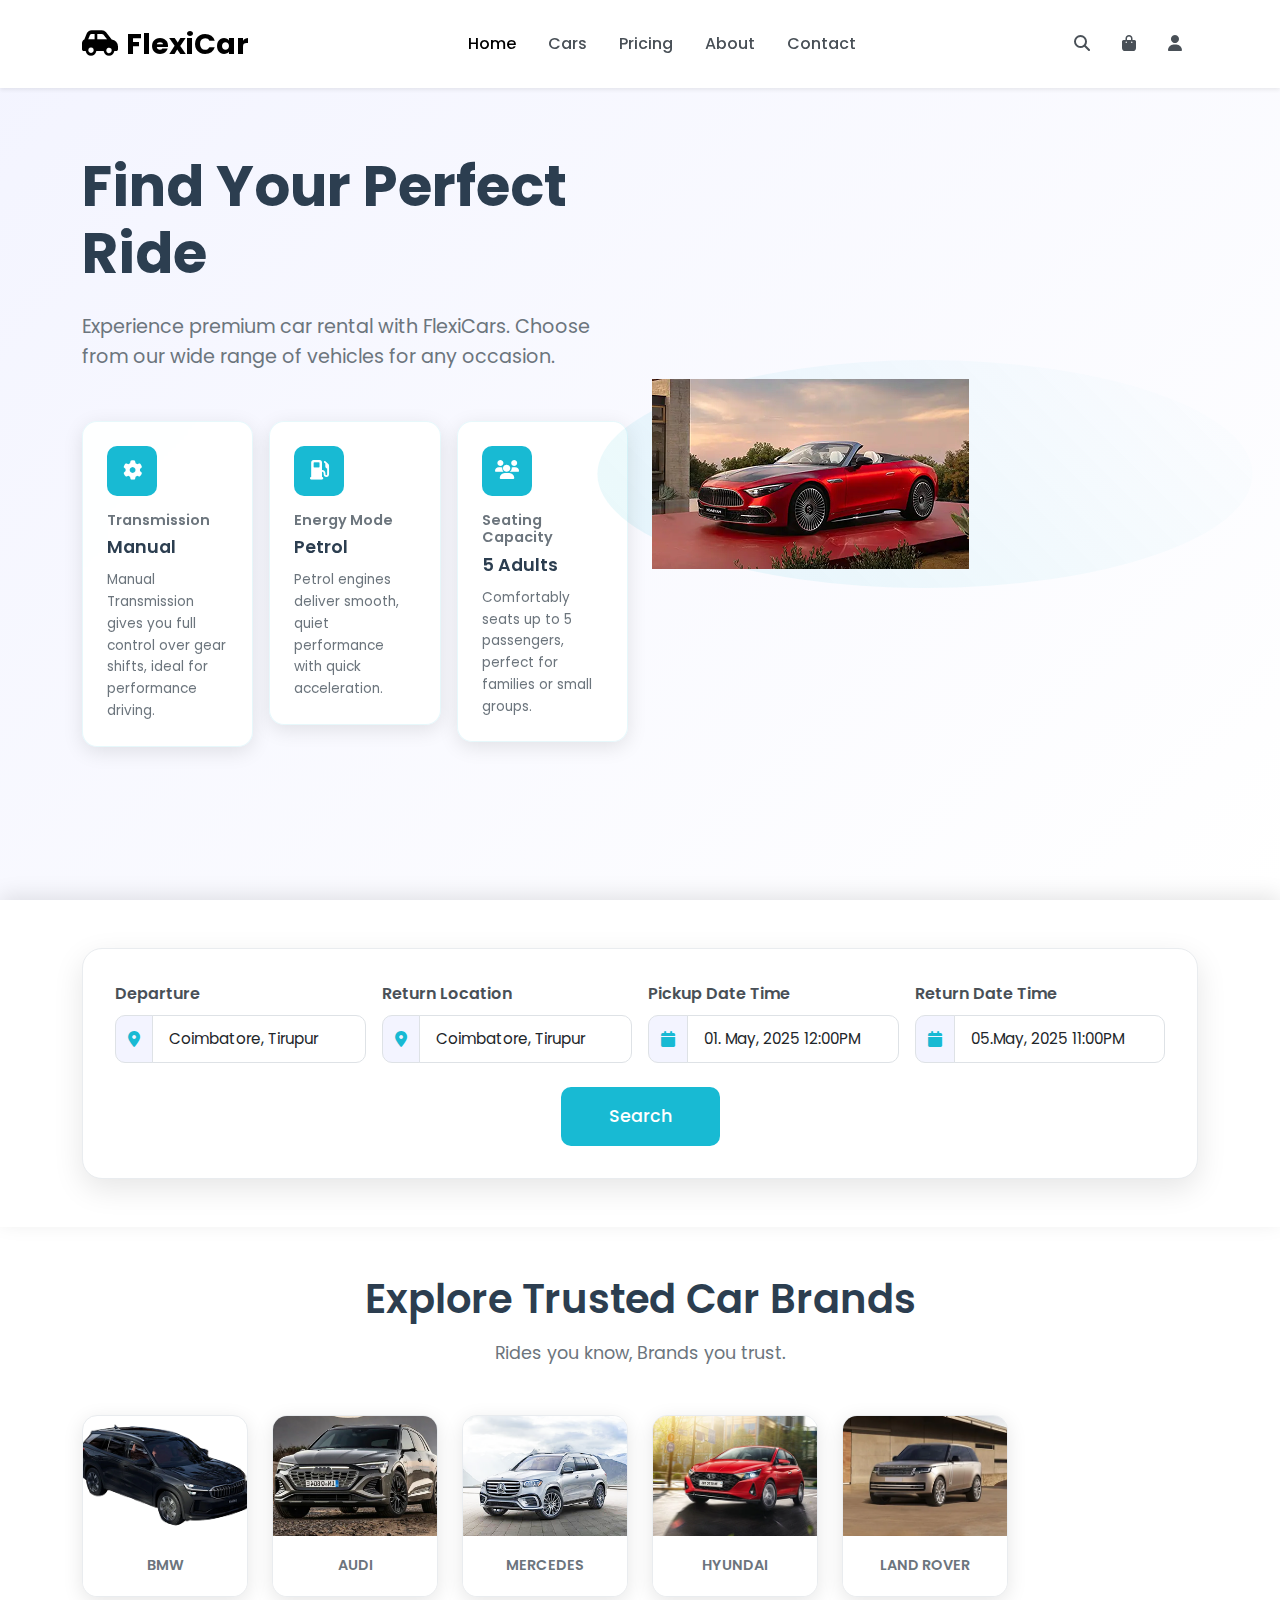
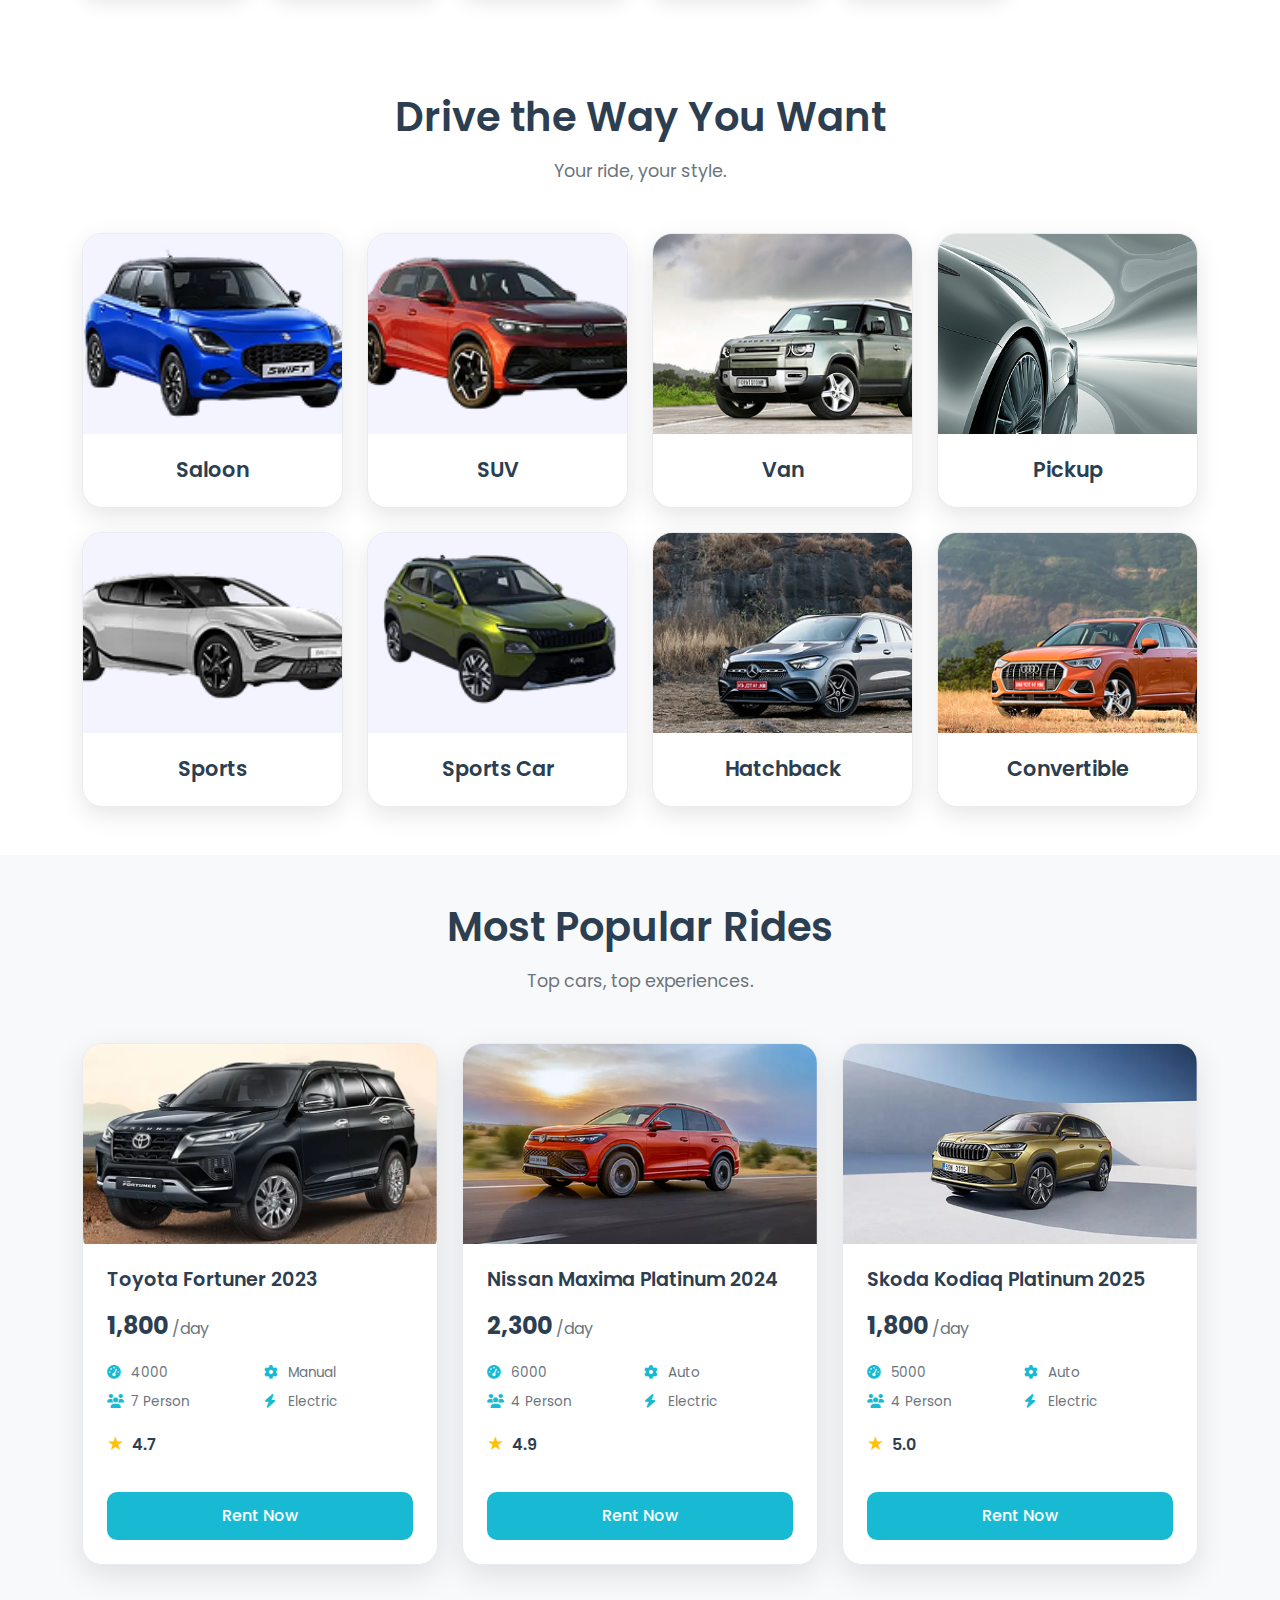
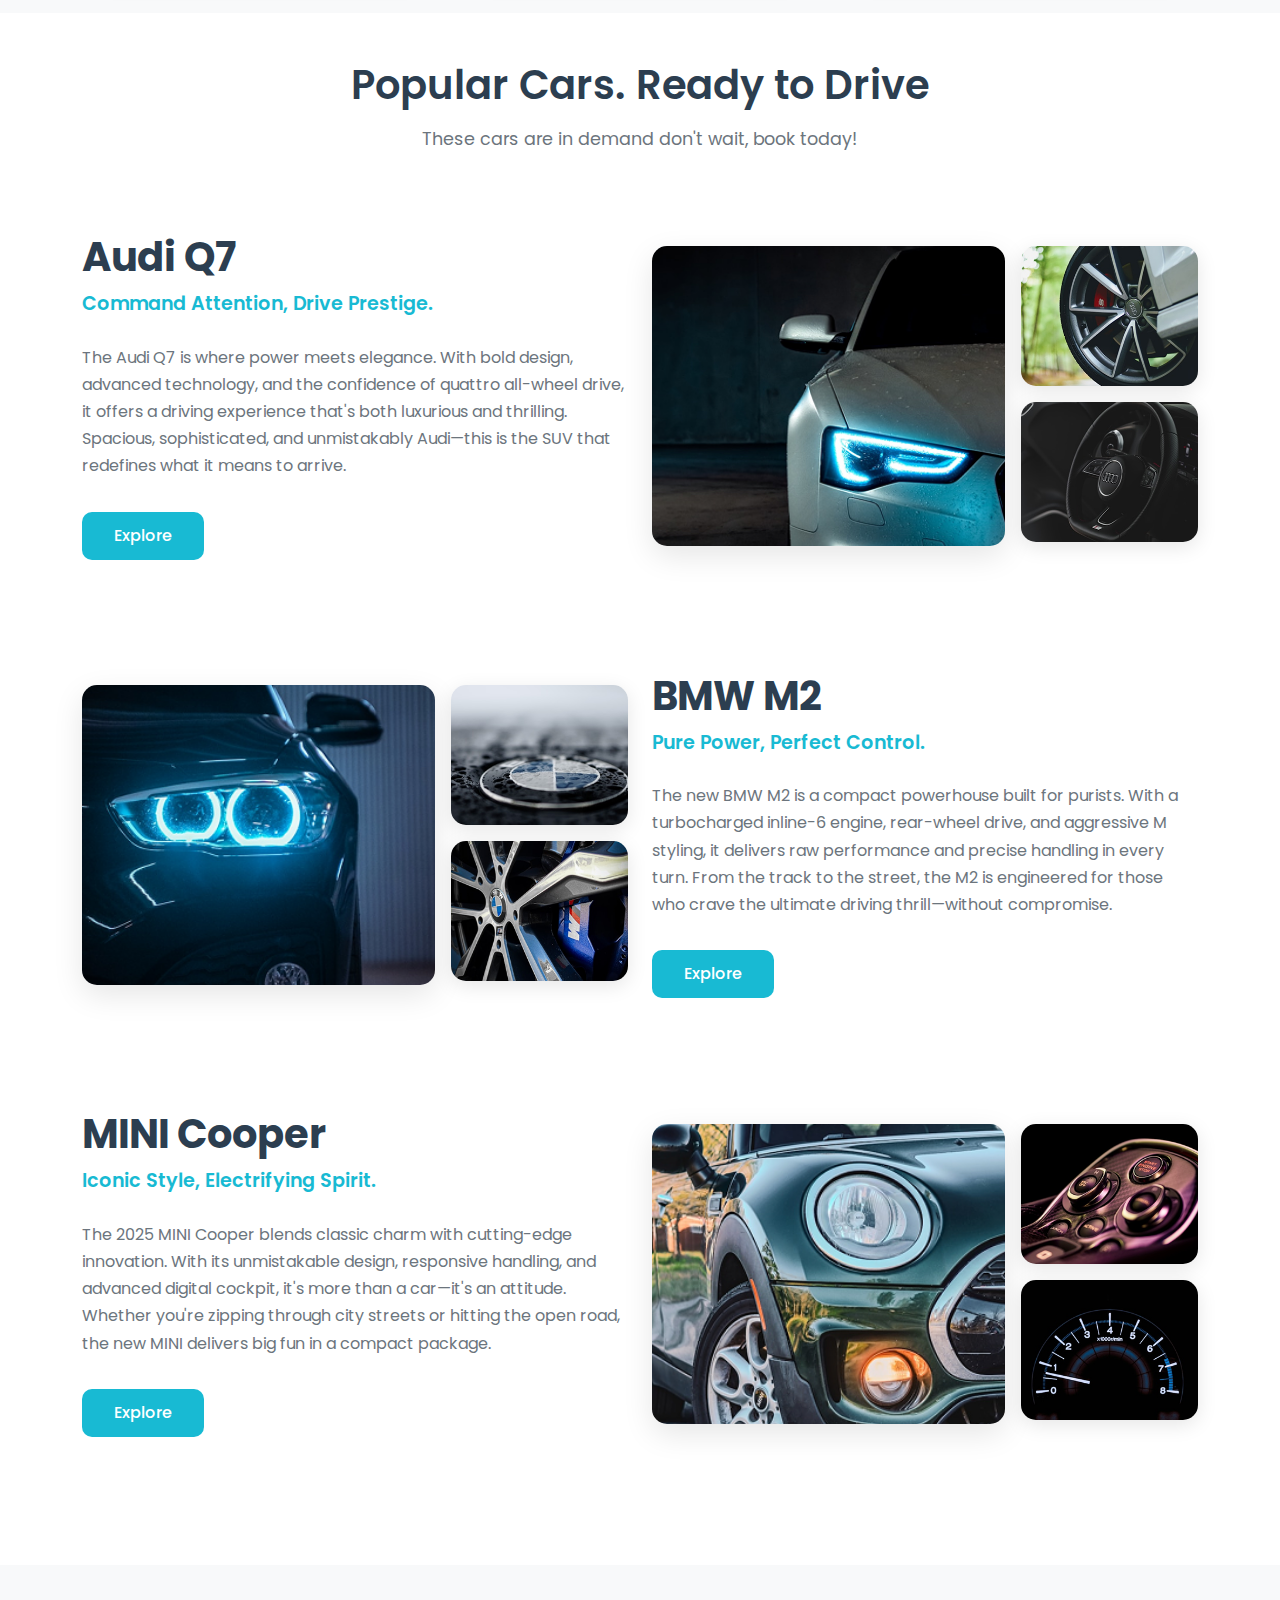
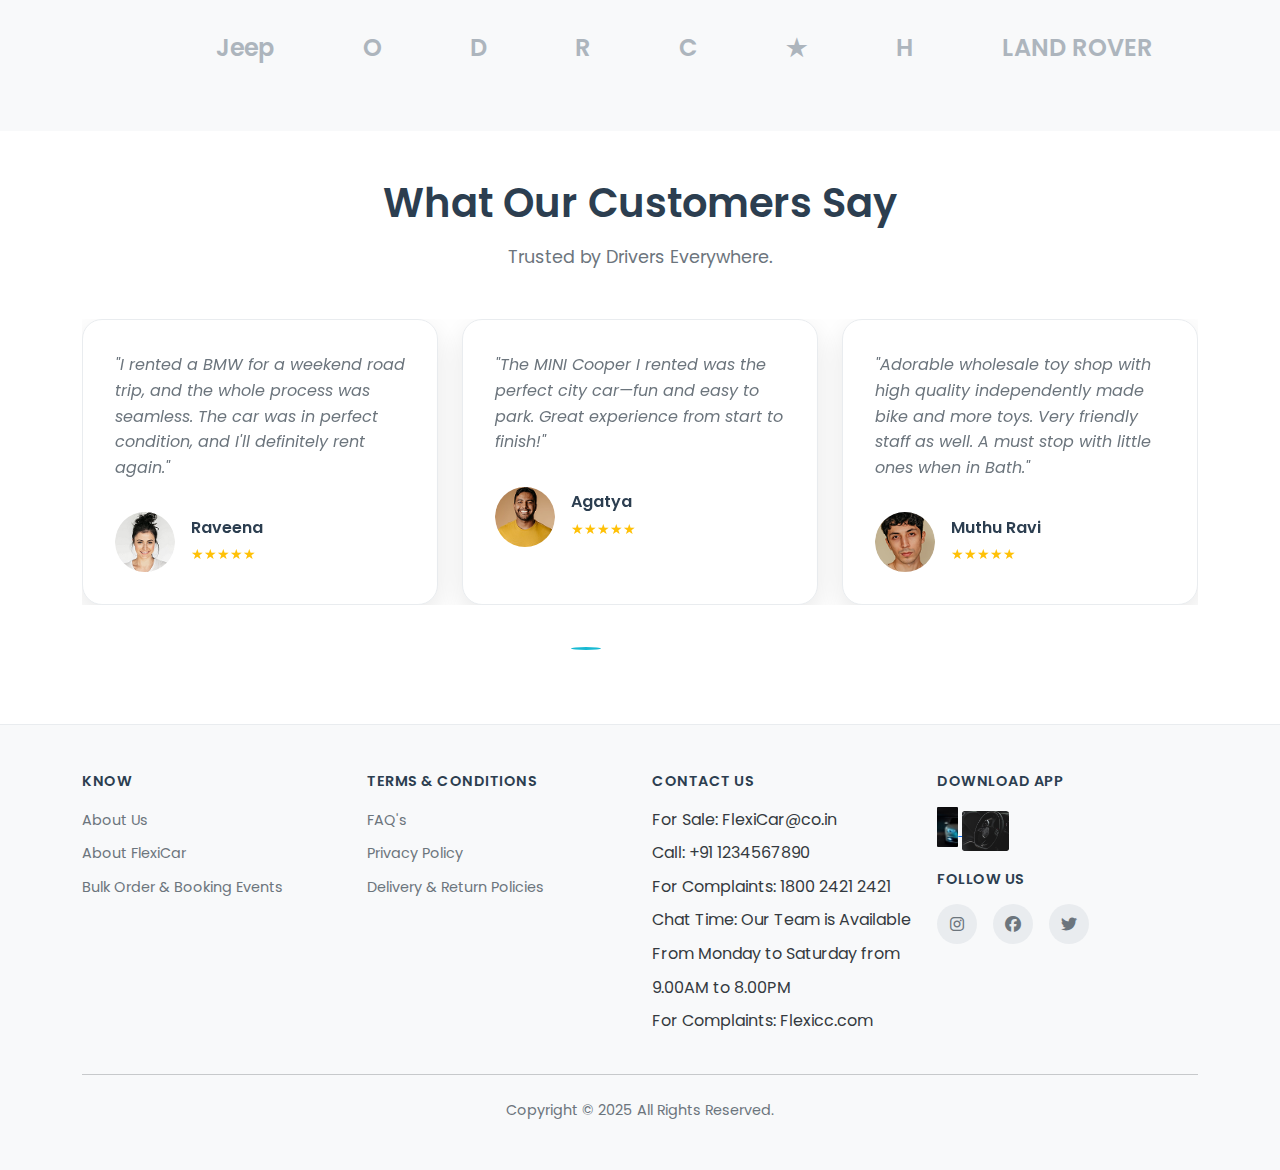
<file: index.html>
<!DOCTYPE html>
<html lang="en">
<head>
    <meta charset="UTF-8">
    <meta name="viewport" content="width=device-width, initial-scale=1.0">
    <title>FlexiCars - Premium Car Rental Service</title>
    
    <!-- Bootstrap CSS -->
    <link href="https://cdn.jsdelivr.net/npm/bootstrap@5.3.2/dist/css/bootstrap.min.css" rel="stylesheet">
    
    <!-- Google Fonts - Poppins -->
    <link href="https://fonts.googleapis.com/css2?family=Poppins:wght@300;400;500;600;700&display=swap" rel="stylesheet">
    
    <!-- Font Awesome Icons -->
    <link rel="stylesheet" href="https://cdnjs.cloudflare.com/ajax/libs/font-awesome/6.4.0/css/all.min.css">
    
    <!-- Custom CSS -->
    <link rel="stylesheet" href="css/style.css">
</head>
<body>
    <!-- Navigation -->
    <nav class="navbar navbar-expand-lg navbar-light bg-white shadow-sm fixed-top">
        <div class="container">
            <a class="navbar-brand fw-bold" href="index.html">
                <i class="fas fa-car-side me-2"></i>FlexiCar
            </a>
            
            <button class="navbar-toggler" type="button" data-bs-toggle="collapse" data-bs-target="#navbarNav">
                <span class="navbar-toggler-icon"></span>
            </button>
            
            <div class="collapse navbar-collapse" id="navbarNav">
                <ul class="navbar-nav mx-auto">
                    <li class="nav-item">
                        <a class="nav-link active" href="index.html">Home</a>
                    </li>
                    <li class="nav-item">
                        <a class="nav-link" href="cars.html">Cars</a>
                    </li>
                    <li class="nav-item">
                        <a class="nav-link" href="pricing.html">Pricing</a>
                    </li>
                    <li class="nav-item">
                        <a class="nav-link" href="about.html">About</a>
                    </li>
                    <li class="nav-item">
                        <a class="nav-link" href="contact.html">Contact</a>
                    </li>
                </ul>
                <div class="navbar-nav">
                    <a class="nav-link" href="#" title="Search">
                        <i class="fas fa-search"></i>
                    </a>
                    <a class="nav-link" href="#" title="Cart">
                        <i class="fas fa-shopping-bag"></i>
                    </a>
                    <a class="nav-link" href="#" title="Profile">
                        <i class="fas fa-user"></i>
                    </a>
                </div>
            </div>
        </div>
    </nav>

    <!-- Hero Section -->
    <section class="hero-section">
        <div class="container">
            <div class="row align-items-center min-vh-100 pt-5">
                <div class="col-lg-6">
                    <h1 class="hero-title mb-4">Find Your Perfect Ride</h1>
                    <p class="hero-subtitle mb-5">Experience premium car rental with FlexiCars. Choose from our wide range of vehicles for any occasion.</p>
                    
                    <!-- Car Features -->
                    <div class="row g-3 mb-5">
                        <div class="col-md-4">
                            <div class="feature-card">
                                <div class="feature-icon">
                                    <i class="fas fa-cog"></i>
                                </div>
                                <h6 class="feature-title">Transmission</h6>
                                <p class="feature-type">Manual</p>
                                <p class="feature-desc">Manual Transmission gives you full control over gear shifts, ideal for performance driving.</p>
                            </div>
                        </div>
                        <div class="col-md-4">
                            <div class="feature-card">
                                <div class="feature-icon">
                                    <i class="fas fa-gas-pump"></i>
                                </div>
                                <h6 class="feature-title">Energy Mode</h6>
                                <p class="feature-type">Petrol</p>
                                <p class="feature-desc">Petrol engines deliver smooth, quiet performance with quick acceleration.</p>
                            </div>
                        </div>
                        <div class="col-md-4">
                            <div class="feature-card">
                                <div class="feature-icon">
                                    <i class="fas fa-users"></i>
                                </div>
                                <h6 class="feature-title">Seating Capacity</h6>
                                <p class="feature-type">5 Adults</p>
                                <p class="feature-desc">Comfortably seats up to 5 passengers, perfect for families or small groups.</p>
                            </div>
                        </div>
                    </div>
                </div>
                <div class="col-lg-6">
                    <div class="hero-image">
                        <div class="car-display">
                            <img src="assets/images/maybach-sl-680-exterior-right-front-three-quarter 1.png" alt="Premium Car" class="img-fluid">
                        </div>
                    </div>
                </div>
            </div>
        </div>
    </section>

    <!-- Search Section -->
    <section class="search-section py-5">
        <div class="container">
            <div class="search-form-container">
                <form class="search-form">
                    <div class="row g-3">
                        <div class="col-md-3">
                            <label class="form-label">Departure</label>
                            <div class="input-group">
                                <span class="input-group-text"><i class="fas fa-map-marker-alt"></i></span>
                                <input type="text" class="form-control" value="Coimbatore, Tirupur" readonly>
                            </div>
                        </div>
                        <div class="col-md-3">
                            <label class="form-label">Return Location</label>
                            <div class="input-group">
                                <span class="input-group-text"><i class="fas fa-map-marker-alt"></i></span>
                                <input type="text" class="form-control" value="Coimbatore, Tirupur" readonly>
                            </div>
                        </div>
                        <div class="col-md-3">
                            <label class="form-label">Pickup Date Time</label>
                            <div class="input-group">
                                <span class="input-group-text"><i class="fas fa-calendar"></i></span>
                                <input type="text" class="form-control" value="01. May, 2025 12:00PM" readonly>
                            </div>
                        </div>
                        <div class="col-md-3">
                            <label class="form-label">Return Date Time</label>
                            <div class="input-group">
                                <span class="input-group-text"><i class="fas fa-calendar"></i></span>
                                <input type="text" class="form-control" value="05.May, 2025 11:00PM" readonly>
                            </div>
                        </div>
                    </div>
                    <div class="text-center mt-4">
                        <button type="submit" class="btn btn-primary btn-lg px-5">Search</button>
                    </div>
                </form>
            </div>
        </div>
    </section>

    <!-- Car Brands Section -->
    <section class="brands-section py-5">
        <div class="container">
            <div class="text-center mb-5">
                <h2 class="section-title">Explore Trusted Car Brands</h2>
                <p class="section-subtitle">Rides you know, Brands you trust.</p>
            </div>
            
            <div class="row g-4">
                <div class="col-lg-2 col-md-4 col-6">
                    <div class="brand-card">
                        <div class="brand-image">
                            <img src="assets/images/image 26.png" alt="BMW" class="img-fluid">
                        </div>
                        <div class="brand-logo">
                            <span class="brand-text">BMW</span>
                        </div>
                    </div>
                </div>
                <div class="col-lg-2 col-md-4 col-6">
                    <div class="brand-card">
                        <div class="brand-image">
                            <img src="assets/images/Frame 427319109.png" alt="Audi" class="img-fluid">
                        </div>
                        <div class="brand-logo">
                            <span class="brand-text">AUDI</span>
                        </div>
                    </div>
                </div>
                <div class="col-lg-2 col-md-4 col-6">
                    <div class="brand-card">
                        <div class="brand-image">
                            <img src="assets/images/image 30.png" alt="Mercedes" class="img-fluid">
                        </div>
                        <div class="brand-logo">
                            <span class="brand-text">MERCEDES</span>
                        </div>
                    </div>
                </div>
                <div class="col-lg-2 col-md-4 col-6">
                    <div class="brand-card">
                        <div class="brand-image">
                            <img src="assets/images/image 39.png" alt="Hyundai" class="img-fluid">
                        </div>
                        <div class="brand-logo">
                            <span class="brand-text">HYUNDAI</span>
                        </div>
                    </div>
                </div>
                <div class="col-lg-2 col-md-4 col-6">
                    <div class="brand-card">
                        <div class="brand-image">
                            <img src="assets/images/image 55.png" alt="Land Rover" class="img-fluid">
                        </div>
                        <div class="brand-logo">
                            <span class="brand-text">LAND ROVER</span>
                        </div>
                    </div>
                </div>
            </div>
        </div>
    </section>

    <!-- Vehicle Categories Section -->
    <section class="categories-section py-5">
        <div class="container">
            <div class="text-center mb-5">
                <h2 class="section-title">Drive the Way You Want</h2>
                <p class="section-subtitle">Your ride, your style.</p>
            </div>
            
            <div class="row g-4">
                <div class="col-lg-3 col-md-6">
                    <div class="category-card">
                        <div class="category-image">
                            <img src="assets/images/swift-right-front-three-quarter 2.png" alt="Saloon" class="img-fluid">
                        </div>
                        <h5 class="category-title">Saloon</h5>
                    </div>
                </div>
                <div class="col-lg-3 col-md-6">
                    <div class="category-card">
                        <div class="category-image">
                            <img src="assets/images/tiguan-r-line-right-front-three-quarter 1.png" alt="SUV" class="img-fluid">
                        </div>
                        <h5 class="category-title">SUV</h5>
                    </div>
                </div>
                <div class="col-lg-3 col-md-6">
                    <div class="category-card">
                        <div class="category-image">
                            <img src="assets/images/land-rover-defender-right-front-three-quarter28 1.png" alt="Van" class="img-fluid">
                        </div>
                        <h5 class="category-title">Van</h5>
                    </div>
                </div>
                <div class="col-lg-3 col-md-6">
                    <div class="category-card">
                        <div class="category-image">
                            <img src="assets/images/Rectangle-1.png" alt="Pickup" class="img-fluid">
                        </div>
                        <h5 class="category-title">Pickup</h5>
                    </div>
                </div>
                <div class="col-lg-3 col-md-6">
                    <div class="category-card">
                        <div class="category-image">
                            <img src="assets/images/ev6-right-front-three-quarter 1.png" alt="Sports" class="img-fluid">
                        </div>
                        <h5 class="category-title">Sports</h5>
                    </div>
                </div>
                <div class="col-lg-3 col-md-6">
                    <div class="category-card">
                        <div class="category-image">
                            <img src="assets/images/kylaq-right-front-three-quarter 1.png" alt="Sports Car" class="img-fluid">
                        </div>
                        <h5 class="category-title">Sports Car</h5>
                    </div>
                </div>
                <div class="col-lg-3 col-md-6">
                    <div class="category-card">
                        <div class="category-image">
                            <img src="assets/images/gla-facelift-exterior-right-front-three-quarter-3 1.png" alt="Hatchback" class="img-fluid">
                        </div>
                        <h5 class="category-title">Hatchback</h5>
                    </div>
                </div>
                <div class="col-lg-3 col-md-6">
                    <div class="category-card">
                        <div class="category-image">
                            <img src="assets/images/q3-exterior-right-front-three-quarter-93480 1.png" alt="Convertible" class="img-fluid">
                        </div>
                        <h5 class="category-title">Convertible</h5>
                    </div>
                </div>
            </div>
        </div>
    </section>

    <!-- Popular Cars Section -->
    <section class="popular-cars-section py-5 bg-light">
        <div class="container">
            <div class="text-center mb-5">
                <h2 class="section-title">Most Popular Rides</h2>
                <p class="section-subtitle">Top cars, top experiences.</p>
            </div>
            
            <div class="row g-4">
                <div class="col-lg-4 col-md-6">
                    <div class="car-card">
                        <div class="car-image">
                            <img src="assets/images/Frame 427319107.png" alt="Toyota Fortuner 2023" class="img-fluid">
                        </div>
                        <div class="car-details">
                            <h5 class="car-name">Toyota Fortuner 2023</h5>
                            <div class="car-price">
                                <span class="price">1,800</span>
                                <span class="period">/day</span>
                            </div>
                            <div class="car-specs">
                                <div class="spec-item">
                                    <i class="fas fa-tachometer-alt"></i>
                                    <span>4000</span>
                                </div>
                                <div class="spec-item">
                                    <i class="fas fa-cog"></i>
                                    <span>Manual</span>
                                </div>
                                <div class="spec-item">
                                    <i class="fas fa-users"></i>
                                    <span>7 Person</span>
                                </div>
                                <div class="spec-item">
                                    <i class="fas fa-bolt"></i>
                                    <span>Electric</span>
                                </div>
                            </div>
                            <div class="car-rating">
                                <span class="rating-star">★</span>
                                <span class="rating-value">4.7</span>
                            </div>
                            <button class="btn btn-primary w-100 mt-3">Rent Now</button>
                        </div>
                    </div>
                </div>
                
                <div class="col-lg-4 col-md-6">
                    <div class="car-card">
                        <div class="car-image">
                            <img src="assets/images/image 28.png" alt="Nissan Maxima Platinum 2024" class="img-fluid">
                        </div>
                        <div class="car-details">
                            <h5 class="car-name">Nissan Maxima Platinum 2024</h5>
                            <div class="car-price">
                                <span class="price">2,300</span>
                                <span class="period">/day</span>
                            </div>
                            <div class="car-specs">
                                <div class="spec-item">
                                    <i class="fas fa-tachometer-alt"></i>
                                    <span>6000</span>
                                </div>
                                <div class="spec-item">
                                    <i class="fas fa-cog"></i>
                                    <span>Auto</span>
                                </div>
                                <div class="spec-item">
                                    <i class="fas fa-users"></i>
                                    <span>4 Person</span>
                                </div>
                                <div class="spec-item">
                                    <i class="fas fa-bolt"></i>
                                    <span>Electric</span>
                                </div>
                            </div>
                            <div class="car-rating">
                                <span class="rating-star">★</span>
                                <span class="rating-value">4.9</span>
                            </div>
                            <button class="btn btn-primary w-100 mt-3">Rent Now</button>
                        </div>
                    </div>
                </div>
                
                <div class="col-lg-4 col-md-6">
                    <div class="car-card">
                        <div class="car-image">
                            <img src="assets/images/image 29.png"alt="Skoda Kodiaq Platinum 2025" class="img-fluid">
                        </div>
                        <div class="car-details">
                            <h5 class="car-name">Skoda Kodiaq Platinum 2025</h5>
                            <div class="car-price">
                                <span class="price">1,800</span>
                                <span class="period">/day</span>
                            </div>
                            <div class="car-specs">
                                <div class="spec-item">
                                    <i class="fas fa-tachometer-alt"></i>
                                    <span>5000</span>
                                </div>
                                <div class="spec-item">
                                    <i class="fas fa-cog"></i>
                                    <span>Auto</span>
                                </div>
                                <div class="spec-item">
                                    <i class="fas fa-users"></i>
                                    <span>4 Person</span>
                                </div>
                                <div class="spec-item">
                                    <i class="fas fa-bolt"></i>
                                    <span>Electric</span>
                                </div>
                            </div>
                            <div class="car-rating">
                                <span class="rating-star">★</span>
                                <span class="rating-value">5.0</span>
                            </div>
                            <button class="btn btn-primary w-100 mt-3">Rent Now</button>
                        </div>
                    </div>
                </div>
            </div>
        </div>
    </section>

    <!-- Featured Cars Section -->
    <section class="featured-cars-section py-5">
        <div class="container">
            <div class="text-center mb-5">
                <h2 class="section-title">Popular Cars. Ready to Drive</h2>
                <p class="section-subtitle">These cars are in demand don't wait, book today!</p>
            </div>
            
            <!-- Audi Q7 -->
            <div class="featured-car mb-5">
                <div class="row align-items-center">
                    <div class="col-lg-6">
                        <div class="featured-car-content">
                            <h3 class="featured-car-title">Audi Q7</h3>
                            <p class="featured-car-subtitle">Command Attention, Drive Prestige.</p>
                            <p class="featured-car-description">
                                The Audi Q7 is where power meets elegance. With bold design, advanced technology, and the confidence of quattro all-wheel drive, it offers a driving experience that's both luxurious and thrilling. Spacious, sophisticated, and unmistakably Audi—this is the SUV that redefines what it means to arrive.
                            </p>
                            <button class="btn btn-primary">Explore</button>
                        </div>
                    </div>
                    <div class="col-lg-6">
                        <div class="featured-car-images">
                            <div class="main-image">
                                <img src="assets/images/Frame 427319046.png" alt="Audi Q7" class="img-fluid">
                            </div>
                            <div class="detail-images">
                                <div class="detail-image">
                                    <img src="assets/images/Frame 427319072.png" alt="Audi Wheel" class="img-fluid">
                                </div>
                                <div class="detail-image">
                                    <img src="assets/images/Frame 427319048.png" alt="Audi Interior" class="img-fluid">
                                </div>
                            </div>
                        </div>
                    </div>
                </div>
            </div>
            
            <!-- BMW M2 -->
            <div class="featured-car mb-5">
                <div class="row align-items-center">
                    <div class="col-lg-6 order-lg-2">
                        <div class="featured-car-content">
                            <h3 class="featured-car-title">BMW M2</h3>
                            <p class="featured-car-subtitle">Pure Power, Perfect Control.</p>
                            <p class="featured-car-description">
                                The new BMW M2 is a compact powerhouse built for purists. With a turbocharged inline-6 engine, rear-wheel drive, and aggressive M styling, it delivers raw performance and precise handling in every turn. From the track to the street, the M2 is engineered for those who crave the ultimate driving thrill—without compromise.
                            </p>
                            <button class="btn btn-primary">Explore</button>
                        </div>
                    </div>
                    <div class="col-lg-6 order-lg-1">
                        <div class="featured-car-images">
                            <div class="main-image">
                                <img src="assets/images/Frame 427319065.png" alt="BMW M2" class="img-fluid">
                            </div>
                            <div class="detail-images">
                                <div class="detail-image">
                                    <img src="assets/images/Frame 427319068.png" alt="BMW Logo" class="img-fluid">
                                </div>
                                <div class="detail-image">
                                    <img src="assets/images/Frame 427319067.png" alt="BMW Wheel" class="img-fluid">
                                </div>
                            </div>
                        </div>
                    </div>
                </div>
            </div>
            
            <!-- MINI Cooper -->
            <div class="featured-car mb-5">
                <div class="row align-items-center">
                    <div class="col-lg-6">
                        <div class="featured-car-content">
                            <h3 class="featured-car-title">MINI Cooper</h3>
                            <p class="featured-car-subtitle">Iconic Style, Electrifying Spirit.</p>
                            <p class="featured-car-description">
                                The 2025 MINI Cooper blends classic charm with cutting-edge innovation. With its unmistakable design, responsive handling, and advanced digital cockpit, it's more than a car—it's an attitude. Whether you're zipping through city streets or hitting the open road, the new MINI delivers big fun in a compact package.
                            </p>
                            <button class="btn btn-primary">Explore</button>
                        </div>
                    </div>
                    <div class="col-lg-6">
                        <div class="featured-car-images">
                            <div class="main-image">
                                <img src="assets/images/Frame 427319073.png" alt="MINI Cooper" class="img-fluid">
                            </div>
                            <div class="detail-images">
                                <div class="detail-image">
                                    <img src="assets/images/Frame 427319071.png" alt="MINI Interior" class="img-fluid">
                                </div>
                                <div class="detail-image">
                                    <img src="assets/images/Frame 427319070.png" alt="MINI Dashboard" class="img-fluid">
                                </div>
                            </div>
                        </div>
                    </div>
                </div>
            </div>
        </div>
    </section>

    <!-- Brand Logos Section -->
    <section class="brand-logos-section py-5 bg-light">
        <div class="container">
            <div class="row justify-content-center align-items-center">
                <div class="col-auto">
                    <div class="brand-logo-item">
                        <i class="fab fa-audi"></i>
                    </div>
                </div>
                <div class="col-auto">
                    <div class="brand-logo-item">
                        <span>Jeep</span>
                    </div>
                </div>
                <div class="col-auto">
                    <div class="brand-logo-item">
                        <span>O</span>
                    </div>
                </div>
                <div class="col-auto">
                    <div class="brand-logo-item">
                        <span>D</span>
                    </div>
                </div>
                <div class="col-auto">
                    <div class="brand-logo-item">
                        <span>R</span>
                    </div>
                </div>
                <div class="col-auto">
                    <div class="brand-logo-item">
                        <span>C</span>
                    </div>
                </div>
                <div class="col-auto">
                    <div class="brand-logo-item">
                        <span>★</span>
                    </div>
                </div>
                <div class="col-auto">
                    <div class="brand-logo-item">
                        <span>H</span>
                    </div>
                </div>
                <div class="col-auto">
                    <div class="brand-logo-item">
                        <span>LAND ROVER</span>
                    </div>
                </div>
            </div>
        </div>
    </section>

    <!-- Testimonials Section -->
    <section class="testimonials-section py-5">
        <div class="container">
            <div class="text-center mb-5">
                <h2 class="section-title">What Our Customers Say</h2>
                <p class="section-subtitle">Trusted by Drivers Everywhere.</p>
            </div>
            
            <div id="testimonialsCarousel" class="carousel slide" data-bs-ride="carousel">
                <div class="carousel-inner">
                    <div class="carousel-item active">
                        <div class="row g-4">
                            <div class="col-lg-4">
                                <div class="testimonial-card">
                                    <div class="testimonial-content">
                                        <p>"I rented a BMW for a weekend road trip, and the whole process was seamless. The car was in perfect condition, and I'll definitely rent again."</p>
                                    </div>
                                    <div class="testimonial-author">
                                        <div class="author-avatar">
                                            <img src="assets/images/Ellipse 3.png" alt="Raveena" class="img-fluid">
                                        </div>
                                        <div class="author-info">
                                            <h6 class="author-name">Raveena</h6>
                                            <div class="author-rating">
                                                <span class="rating-stars">★★★★★</span>
                                            </div>
                                        </div>
                                    </div>
                                </div>
                            </div>
                            <div class="col-lg-4">
                                <div class="testimonial-card">
                                    <div class="testimonial-content">
                                        <p>"The MINI Cooper I rented was the perfect city car—fun and easy to park. Great experience from start to finish!"</p>
                                    </div>
                                    <div class="testimonial-author">
                                        <div class="author-avatar">
                                            <img src="assets/images/Ellipse 2.png" alt="Agatya" class="img-fluid">
                                        </div>
                                        <div class="author-info">
                                            <h6 class="author-name">Agatya</h6>
                                            <div class="author-rating">
                                                <span class="rating-stars">★★★★★</span>
                                            </div>
                                        </div>
                                    </div>
                                </div>
                            </div>
                            <div class="col-lg-4">
                                <div class="testimonial-card">
                                    <div class="testimonial-content">
                                        <p>"Adorable wholesale toy shop with high quality independently made bike and more toys. Very friendly staff as well. A must stop with little ones when in Bath."</p>
                                    </div>
                                    <div class="testimonial-author">
                                        <div class="author-avatar">
                                            <img src="assets/images/Ellipse 1.png" alt="Muthu Ravi" class="img-fluid">
                                        </div>
                                        <div class="author-info">
                                            <h6 class="author-name">Muthu Ravi</h6>
                                            <div class="author-rating">
                                                <span class="rating-stars">★★★★★</span>
                                            </div>
                                        </div>
                                    </div>
                                </div>
                            </div>
                        </div>
                    </div>
                </div>
                
                <!-- Carousel Indicators -->
                <div class="carousel-indicators">
                    <button type="button" data-bs-target="#testimonialsCarousel" data-bs-slide-to="0" class="active"></button>
                    <button type="button" data-bs-target="#testimonialsCarousel" data-bs-slide-to="1"></button>
                    <button type="button" data-bs-target="#testimonialsCarousel" data-bs-slide-to="2"></button>
                    <button type="button" data-bs-target="#testimonialsCarousel" data-bs-slide-to="3"></button>
                </div>
            </div>
        </div>
    </section>

    <!-- Footer -->
    <footer class="footer bg-light py-5">
        <div class="container">
            <div class="row g-4">
                <div class="col-lg-3 col-md-6">
                    <h6 class="footer-heading">KNOW</h6>
                    <ul class="footer-links">
                        <li><a href="about.html">About Us</a></li>
                        <li><a href="#">About FlexiCar</a></li>
                        <li><a href="#">Bulk Order & Booking Events</a></li>
                    </ul>
                </div>
                
                <div class="col-lg-3 col-md-6">
                    <h6 class="footer-heading">TERMS & CONDITIONS</h6>
                    <ul class="footer-links">
                        <li><a href="#">FAQ's</a></li>
                        <li><a href="#">Privacy Policy</a></li>
                        <li><a href="#">Delivery & Return Policies</a></li>
                    </ul>
                </div>
                
                <div class="col-lg-3 col-md-6">
                    <h6 class="footer-heading">CONTACT US</h6>
                    <ul class="footer-links">
                        <li>For Sale: FlexiCar@co.in</li>
                        <li>Call: +91 1234567890</li>
                        <li>For Complaints: 1800 2421 2421</li>
                        <li>Chat Time: Our Team is Available</li>
                        <li>From Monday to Saturday from</li>
                        <li>9.00AM to 8.00PM</li>
                        <li>For Complaints: Flexicc.com</li>
                    </ul>
                </div>
                
                <div class="col-lg-3 col-md-6">
                    <h6 class="footer-heading">DOWNLOAD APP</h6>
                    <div class="app-downloads mb-3">
                        <a href="#" class="app-download-link">
                            <img src="assets/images/Frame 427319046.png" alt="Download on App Store" class="img-fluid mb-2" style="max-height: 40px;">
                        </a>
                        <a href="#" class="app-download-link">
                            <img src="assets/images/Frame 427319048.png" alt="Get it on Google Play" class="img-fluid" style="max-height: 40px;">
                        </a>
                    </div>
                    
                    <h6 class="footer-heading">FOLLOW US</h6>
                    <div class="social-links">
                        <a href="#" class="social-link"><i class="fab fa-instagram"></i></a>
                        <a href="#" class="social-link"><i class="fab fa-facebook"></i></a>
                        <a href="#" class="social-link"><i class="fab fa-twitter"></i></a>
                    </div>
                </div>
            </div>
            
            <hr class="my-4">
            
            <div class="text-center">
                <p class="copyright">Copyright © 2025 All Rights Reserved.</p>
            </div>
        </div>
    </footer>

    <!-- Bootstrap JS -->
    <script src="https://cdn.jsdelivr.net/npm/bootstrap@5.3.2/dist/js/bootstrap.bundle.min.js"></script>
    
    <!-- Custom JS -->
    <script src="js/main.js"></script>
</body>
</html>
</file>
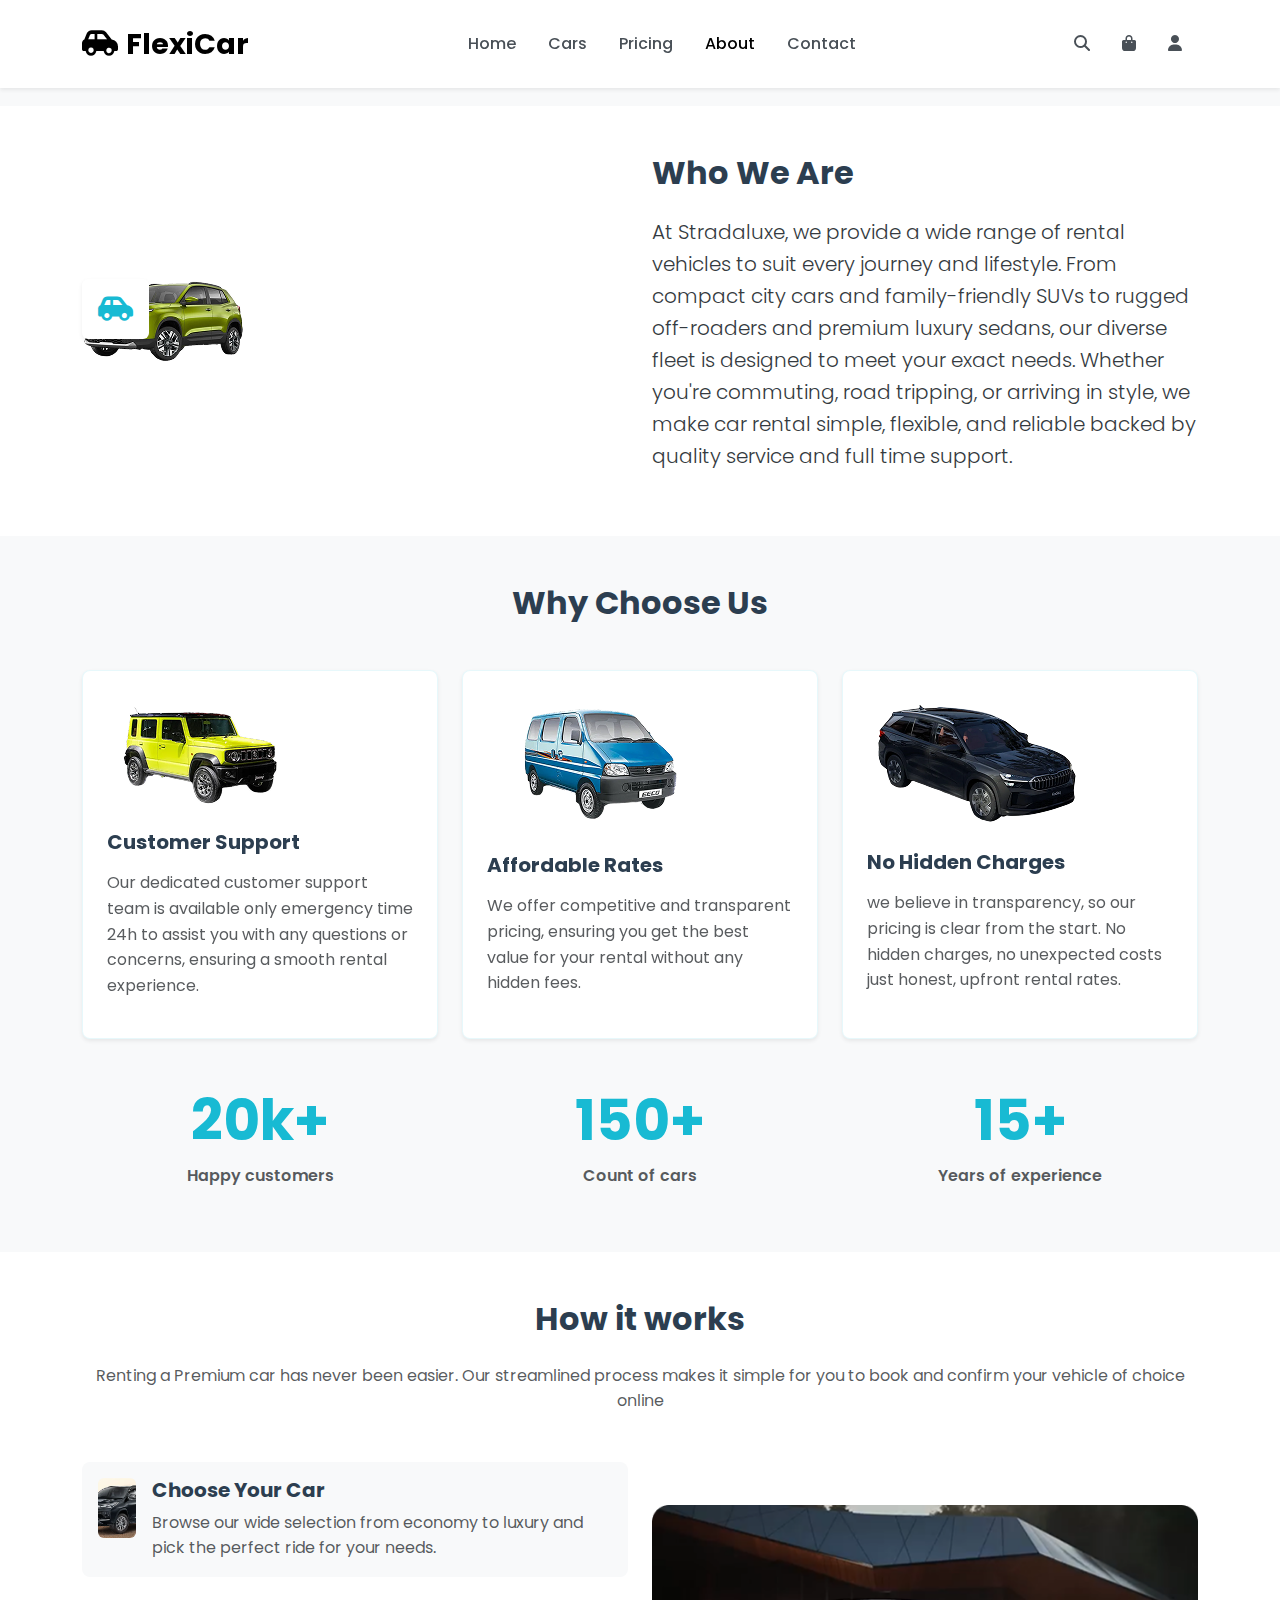
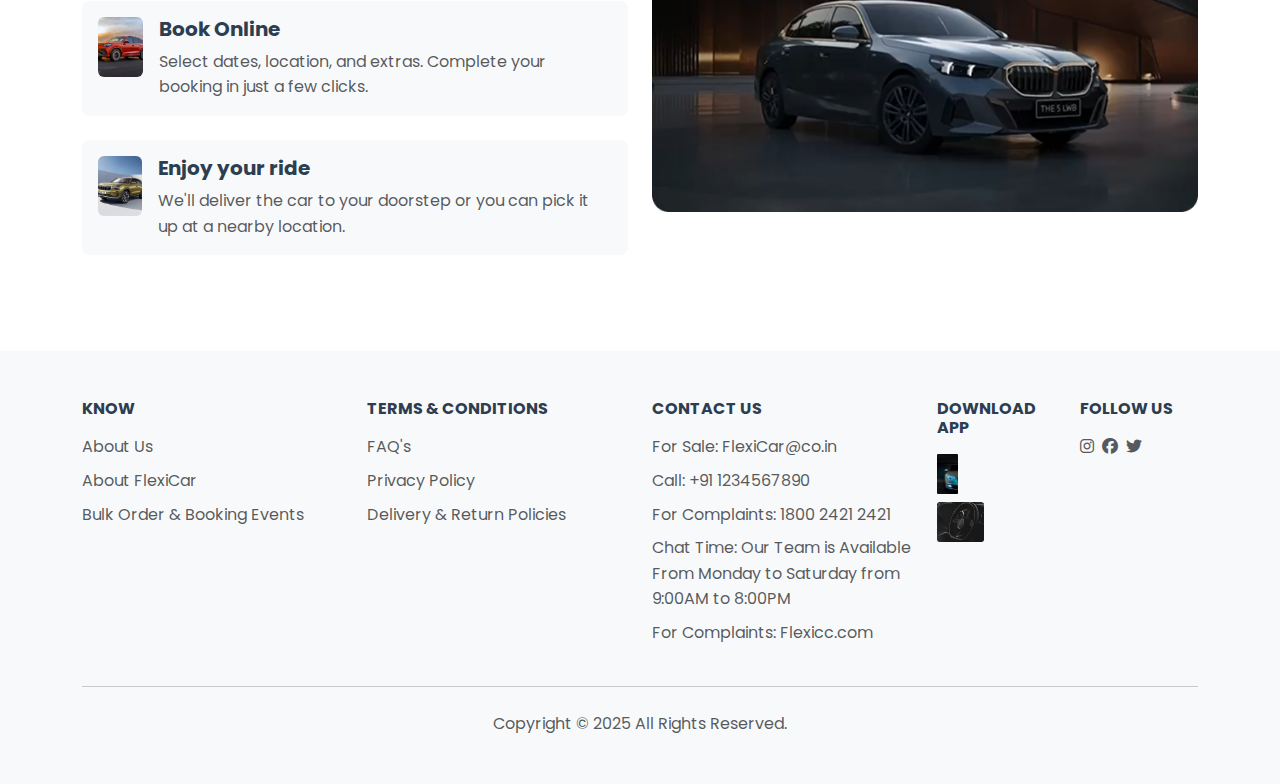
<file: about.html>
<!DOCTYPE html>
<html lang="en">
<head>
    <meta charset="UTF-8">
    <meta name="viewport" content="width=device-width, initial-scale=1.0">
    <title>About Us - FlexiCars</title>
    
    <!-- Bootstrap CSS -->
    <link href="https://cdn.jsdelivr.net/npm/bootstrap@5.3.2/dist/css/bootstrap.min.css" rel="stylesheet">
    
    <!-- Google Fonts - Poppins -->
    <link href="https://fonts.googleapis.com/css2?family=Poppins:wght@300;400;500;600;700&display=swap" rel="stylesheet">
    
    <!-- Font Awesome Icons -->
    <link rel="stylesheet" href="https://cdnjs.cloudflare.com/ajax/libs/font-awesome/6.4.0/css/all.min.css">
    
    <!-- Custom CSS -->
    <link rel="stylesheet" href="css/style.css">
</head>
<body>
    <!-- Navigation -->
    <nav class="navbar navbar-expand-lg navbar-light bg-white shadow-sm fixed-top">
        <div class="container">
            <a class="navbar-brand fw-bold" href="index.html">
                <i class="fas fa-car-side me-2"></i>FlexiCar
            </a>
            
            <button class="navbar-toggler" type="button" data-bs-toggle="collapse" data-bs-target="#navbarNav">
                <span class="navbar-toggler-icon"></span>
            </button>
            
            <div class="collapse navbar-collapse" id="navbarNav">
                <ul class="navbar-nav mx-auto">
                    <li class="nav-item">
                        <a class="nav-link" href="index.html">Home</a>
                    </li>
                    <li class="nav-item">
                        <a class="nav-link" href="cars.html">Cars</a>
                    </li>
                    <li class="nav-item">
                        <a class="nav-link" href="pricing.html">Pricing</a>
                    </li>
                    <li class="nav-item">
                        <a class="nav-link active" href="about.html">About</a>
                    </li>
                    <li class="nav-item">
                        <a class="nav-link" href="contact.html">Contact</a>
                    </li>
                </ul>
                <div class="navbar-nav">
                    <a class="nav-link" href="#" title="Search">
                        <i class="fas fa-search"></i>
                    </a>
                    <a class="nav-link" href="#" title="Cart">
                        <i class="fas fa-shopping-bag"></i>
                    </a>
                    <a class="nav-link" href="#" title="Profile">
                        <i class="fas fa-user"></i>
                    </a>
                </div>
            </div>
        </div>
    </nav>

    <!-- Breadcrumb -->
    <section class="breadcrumb-section py-3 mt-5" style="background-color: #f8f9fa;">
        <div class="container">
            <nav aria-label="breadcrumb">
                <ol class="breadcrumb mb-0">
                    <li class="breadcrumb-item"><a href="index.html" class="text-decoration-none">Home</a></li>
                    <li class="breadcrumb-item active" aria-current="page">About</li>
                </ol>
            </nav>
        </div>
    </section>

    <!-- Who We Are Section -->
    <section class="who-we-are py-5">
        <div class="container">
            <div class="row align-items-center">
                <div class="col-lg-6">
                    <div class="about-image-container position-relative">
                        <div class="brand-logo position-absolute top-0 start-0 bg-white p-3 rounded shadow-sm" style="z-index: 2;">
                            <i class="fas fa-car-side text-primary fs-3"></i>
                        </div>
                        <img src="assets/images/image 3 1.png" alt="Our Team" class="img-fluid rounded-3">
                    </div>
                </div>
                <div class="col-lg-6">
                    <h2 class="fw-bold mb-4">Who We Are</h2>
                    <p class="lead text-justify">
                        At Stradaluxe, we provide a wide range of rental vehicles to suit every journey and lifestyle. From compact city cars and family-friendly SUVs to rugged off-roaders and premium luxury sedans, our diverse fleet is designed to meet your exact needs. Whether you're commuting, road tripping, or arriving in style, we make car rental simple, flexible, and reliable backed by quality service and full time support.
                    </p>
                </div>
            </div>
        </div>
    </section>

    <!-- Why Choose Us Section -->
    <section class="why-choose-us py-5 bg-light">
        <div class="container">
            <h2 class="text-center fw-bold mb-5">Why Choose Us</h2>
            
            <div class="row g-4 mb-5">
                <div class="col-lg-4">
                    <div class="feature-card bg-white p-4 rounded-3 shadow-sm h-100">
                        <div class="feature-image mb-3">
                            <img src="assets/images/image 24.png" alt="Customer Support" class="img-fluid rounded">
                        </div>
                        <h5 class="fw-bold mb-3">Customer Support</h5>
                        <p class="text-muted">Our dedicated customer support team is available only emergency time 24h to assist you with any questions or concerns, ensuring a smooth rental experience.</p>
                    </div>
                </div>
                
                <div class="col-lg-4">
                    <div class="feature-card bg-white p-4 rounded-3 shadow-sm h-100">
                        <div class="feature-image mb-3">
                            <img src="assets/images/image 25.png" alt="Affordable Rates" class="img-fluid rounded">
                        </div>
                        <h5 class="fw-bold mb-3">Affordable Rates</h5>
                        <p class="text-muted">We offer competitive and transparent pricing, ensuring you get the best value for your rental without any hidden fees.</p>
                    </div>
                </div>
                
                <div class="col-lg-4">
                    <div class="feature-card bg-white p-4 rounded-3 shadow-sm h-100">
                        <div class="feature-image mb-3">
                            <img src="assets/images/image 26.png" alt="No Hidden Charges" class="img-fluid rounded">
                        </div>
                        <h5 class="fw-bold mb-3">No Hidden Charges</h5>
                        <p class="text-muted">we believe in transparency, so our pricing is clear from the start. No hidden charges, no unexpected costs just honest, upfront rental rates.</p>
                    </div>
                </div>
            </div>

            <!-- Statistics -->
            <div class="row text-center">
                <div class="col-lg-4">
                    <div class="stat-item">
                        <h2 class="display-4 fw-bold text-primary">20k+</h2>
                        <p class="text-muted fw-semibold">Happy customers</p>
                    </div>
                </div>
                <div class="col-lg-4">
                    <div class="stat-item">
                        <h2 class="display-4 fw-bold text-primary">150+</h2>
                        <p class="text-muted fw-semibold">Count of cars</p>
                    </div>
                </div>
                <div class="col-lg-4">
                    <div class="stat-item">
                        <h2 class="display-4 fw-bold text-primary">15+</h2>
                        <p class="text-muted fw-semibold">Years of experience</p>
                    </div>
                </div>
            </div>
        </div>
    </section>

    <!-- How It Works Section -->
    <section class="how-it-works py-5">
        <div class="container">
            <h2 class="text-center fw-bold mb-4">How it works</h2>
            <p class="text-center text-muted mb-5">Renting a Premium car has never been easier. Our streamlined process makes it simple for you to book and confirm your vehicle of choice online</p>
            
            <div class="row align-items-center">
                <div class="col-lg-6">
                    <div class="process-steps">
                        <div class="step-item d-flex align-items-start mb-4 p-3 bg-light rounded-3">
                            <div class="step-image me-3">
                                <img src="assets/images/image 27.png" alt="Choose Your Car" class="img-fluid rounded" style="width: 60px; height: 60px; object-fit: cover;">
                            </div>
                            <div class="step-content">
                                <h5 class="fw-bold mb-2">Choose Your Car</h5>
                                <p class="mb-0 text-muted">Browse our wide selection from economy to luxury and pick the perfect ride for your needs.</p>
                            </div>
                        </div>
                        
                        <div class="step-item d-flex align-items-start mb-4 p-3 bg-light rounded-3">
                            <div class="step-image me-3">
                                <img src="assets/images/image 28.png" alt="Book Online" class="img-fluid rounded" style="width: 60px; height: 60px; object-fit: cover;">
                            </div>
                            <div class="step-content">
                                <h5 class="fw-bold mb-2">Book Online</h5>
                                <p class="mb-0 text-muted">Select dates, location, and extras. Complete your booking in just a few clicks.</p>
                            </div>
                        </div>
                        
                        <div class="step-item d-flex align-items-start p-3 bg-light rounded-3">
                            <div class="step-image me-3">
                                <img src="assets/images/image 29.png" alt="Enjoy your ride" class="img-fluid rounded" style="width: 60px; height: 60px; object-fit: cover;">
                            </div>
                            <div class="step-content">
                                <h5 class="fw-bold mb-2">Enjoy your ride</h5>
                                <p class="mb-0 text-muted">We'll deliver the car to your doorstep or you can pick it up at a nearby location.</p>
                            </div>
                        </div>
                    </div>
                </div>
                
                <div class="col-lg-6">
                    <div class="dashboard-image text-center">
                        <img src="assets/images/videoplayback (1) 1.png" alt="Car Dashboard" class="img-fluid rounded-3">
                    </div>
                </div>
            </div>
        </div>
    </section>

    <!-- Footer -->
    <footer class="bg-light py-5 mt-5">
        <div class="container">
            <div class="row g-4">
                <div class="col-lg-3">
                    <h6 class="fw-bold mb-3">KNOW</h6>
                    <ul class="list-unstyled">
                        <li class="mb-2"><a href="about.html" class="text-decoration-none text-muted">About Us</a></li>
                        <li class="mb-2"><a href="#" class="text-decoration-none text-muted">About FlexiCar</a></li>
                        <li class="mb-2"><a href="#" class="text-decoration-none text-muted">Bulk Order & Booking Events</a></li>
                    </ul>
                </div>
                <div class="col-lg-3">
                    <h6 class="fw-bold mb-3">TERMS & CONDITIONS</h6>
                    <ul class="list-unstyled">
                        <li class="mb-2"><a href="#" class="text-decoration-none text-muted">FAQ's</a></li>
                        <li class="mb-2"><a href="#" class="text-decoration-none text-muted">Privacy Policy</a></li>
                        <li class="mb-2"><a href="#" class="text-decoration-none text-muted">Delivery & Return Policies</a></li>
                    </ul>
                </div>
                <div class="col-lg-3">
                    <h6 class="fw-bold mb-3">CONTACT US</h6>
                    <ul class="list-unstyled">
                        <li class="mb-2 text-muted">For Sale: FlexiCar@co.in</li>
                        <li class="mb-2 text-muted">Call: +91 1234567890</li>
                        <li class="mb-2 text-muted">For Complaints: 1800 2421 2421</li>
                        <li class="mb-2 text-muted">Chat Time: Our Team is Available From Monday to Saturday from 9:00AM to 8:00PM</li>
                        <li class="mb-2 text-muted">For Complaints: Flexicc.com</li>
                    </ul>
                </div>
                <div class="col-lg-3">
                    <div class="row">
                        <div class="col-6">
                            <h6 class="fw-bold mb-3">DOWNLOAD APP</h6>
                            <div class="mb-2">
                                <img src="assets/images/Frame 427319046.png" alt="Download on App Store" class="img-fluid" style="max-height: 40px;">
                            </div>
                            <div class="mb-2">
                                <img src="assets/images/Frame 427319048.png" alt="Get it on Google Play" class="img-fluid" style="max-height: 40px;">
                            </div>
                        </div>
                        <div class="col-6">
                            <h6 class="fw-bold mb-3">FOLLOW US</h6>
                            <div class="d-flex gap-2">
                                <a href="#" class="text-muted"><i class="fab fa-instagram"></i></a>
                                <a href="#" class="text-muted"><i class="fab fa-facebook"></i></a>
                                <a href="#" class="text-muted"><i class="fab fa-twitter"></i></a>
                            </div>
                        </div>
                    </div>
                </div>
            </div>
            <hr class="my-4">
            <div class="text-center">
                <p class="text-muted mb-0">Copyright © 2025 All Rights Reserved.</p>
            </div>
        </div>
    </footer>

    <!-- Bootstrap JS -->
    <script src="https://cdn.jsdelivr.net/npm/bootstrap@5.3.2/dist/js/bootstrap.bundle.min.js"></script>
    <!-- Custom JS -->
    <script src="js/main.js"></script>
</body>
</html>
</file>
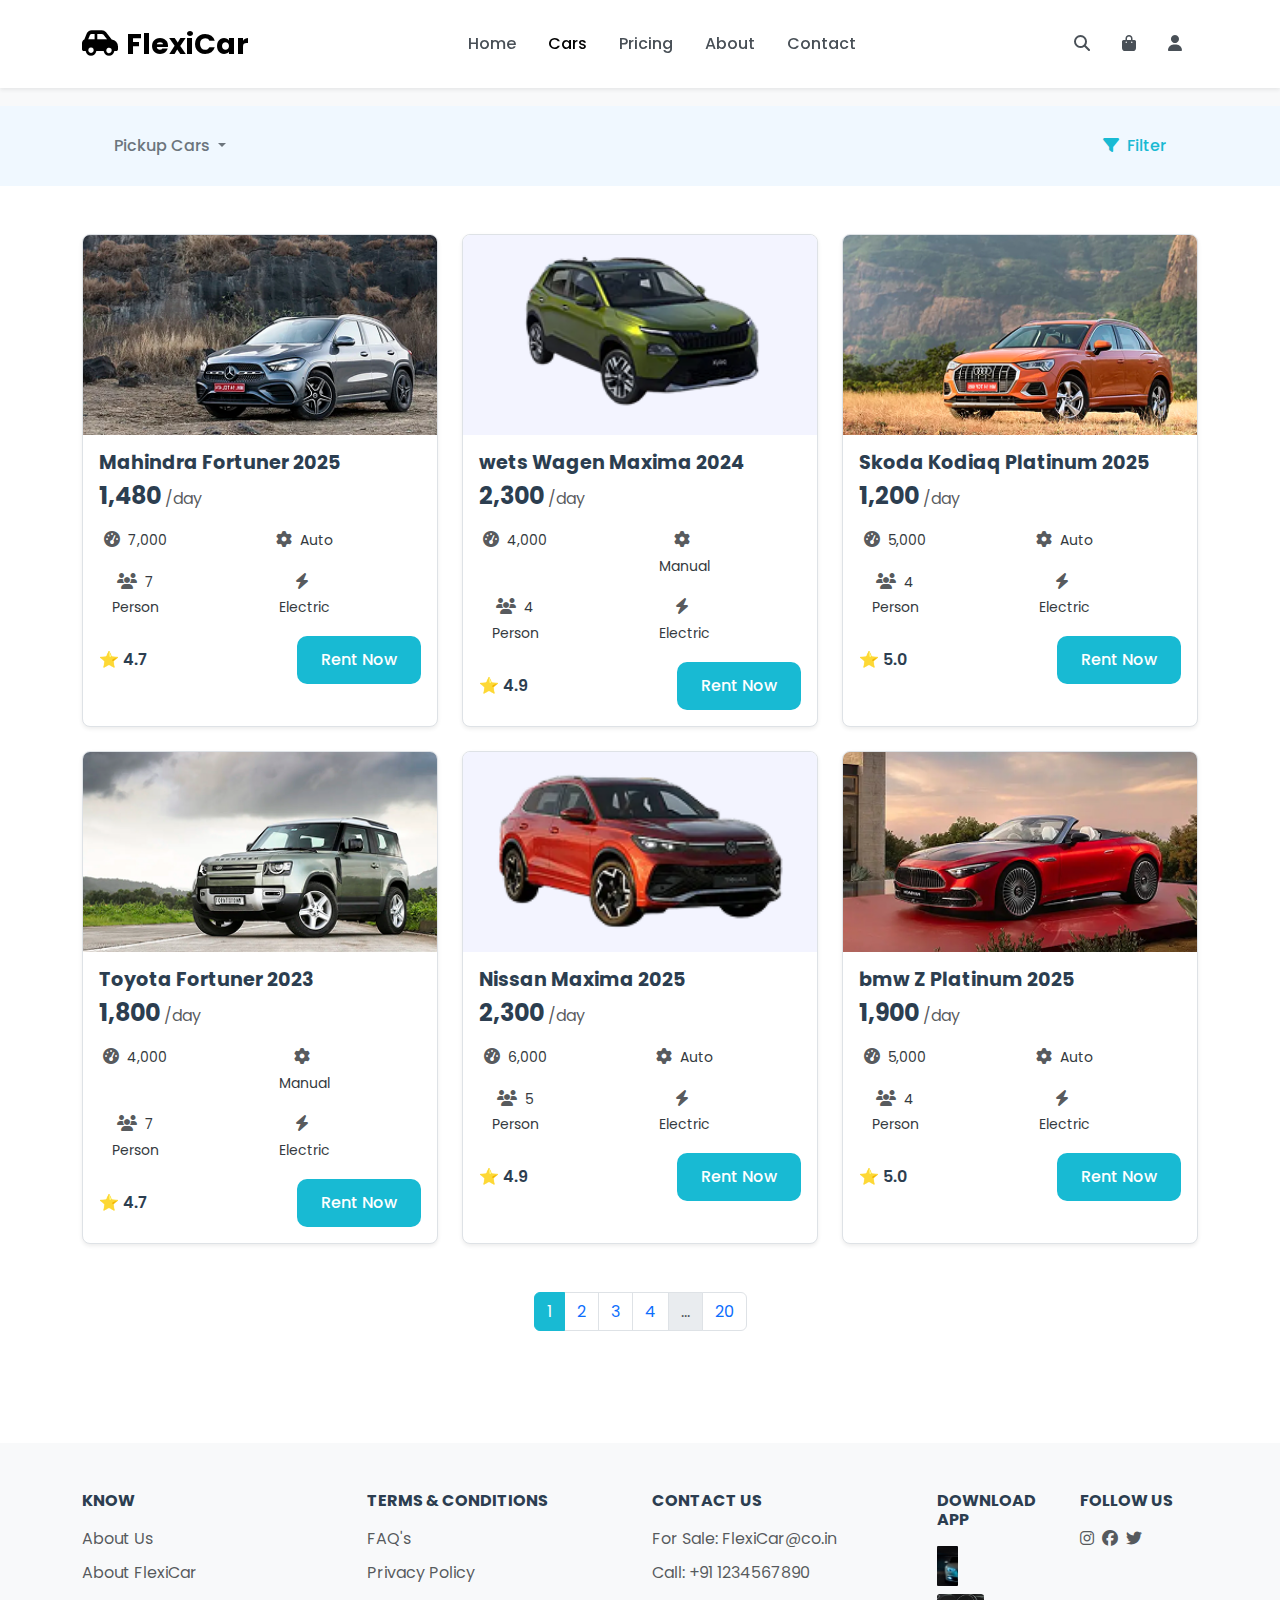
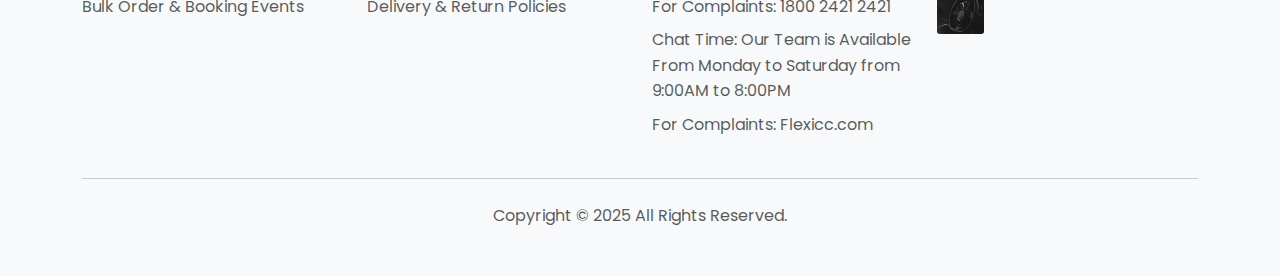
<file: cars.html>
<!DOCTYPE html>
<html lang="en">
<head>
    <meta charset="UTF-8">
    <meta name="viewport" content="width=device-width, initial-scale=1.0">
    <title>Cars - FlexiCars</title>
    
    <!-- Bootstrap CSS -->
    <link href="https://cdn.jsdelivr.net/npm/bootstrap@5.3.2/dist/css/bootstrap.min.css" rel="stylesheet">
    
    <!-- Google Fonts - Poppins -->
    <link href="https://fonts.googleapis.com/css2?family=Poppins:wght@300;400;500;600;700&display=swap" rel="stylesheet">
    
    <!-- Font Awesome Icons -->
    <link rel="stylesheet" href="https://cdnjs.cloudflare.com/ajax/libs/font-awesome/6.4.0/css/all.min.css">
    
    <!-- Custom CSS -->
    <link rel="stylesheet" href="css/style.css">
</head>
<body>
    <!-- Navigation -->
    <nav class="navbar navbar-expand-lg navbar-light bg-white shadow-sm fixed-top">
        <div class="container">
            <a class="navbar-brand fw-bold" href="index.html">
                <i class="fas fa-car-side me-2"></i>FlexiCar
            </a>
            
            <button class="navbar-toggler" type="button" data-bs-toggle="collapse" data-bs-target="#navbarNav">
                <span class="navbar-toggler-icon"></span>
            </button>
            
            <div class="collapse navbar-collapse" id="navbarNav">
                <ul class="navbar-nav mx-auto">
                    <li class="nav-item">
                        <a class="nav-link" href="index.html">Home</a>
                    </li>
                    <li class="nav-item">
                        <a class="nav-link active" href="cars.html">Cars</a>
                    </li>
                    <li class="nav-item">
                        <a class="nav-link" href="pricing.html">Pricing</a>
                    </li>
                    <li class="nav-item">
                        <a class="nav-link" href="about.html">About</a>
                    </li>
                    <li class="nav-item">
                        <a class="nav-link" href="contact.html">Contact</a>
                    </li>
                </ul>
                <div class="navbar-nav">
                    <a class="nav-link" href="#" title="Search">
                        <i class="fas fa-search"></i>
                    </a>
                    <a class="nav-link" href="#" title="Cart">
                        <i class="fas fa-shopping-bag"></i>
                    </a>
                    <a class="nav-link" href="#" title="Profile">
                        <i class="fas fa-user"></i>
                    </a>
                </div>
            </div>
        </div>
    </nav>

    <!-- Breadcrumb -->
    <section class="breadcrumb-section py-3 mt-5" style="background-color: #f8f9fa;">
        <div class="container">
            <nav aria-label="breadcrumb">
                <ol class="breadcrumb mb-0">
                    <li class="breadcrumb-item"><a href="index.html" class="text-decoration-none">Home</a></li>
                    <li class="breadcrumb-item"><a href="cars.html" class="text-decoration-none">Cars</a></li>
                    <li class="breadcrumb-item active" aria-current="page">Saloon</li>
                </ol>
            </nav>
        </div>
    </section>

    <!-- Category Filter Dropdown -->
    <section class="category-filter py-3" style="background-color: #f0f8ff;">
        <div class="container">
            <div class="row align-items-center">
                <div class="col-md-6">
                    <div class="dropdown">
                        <button class="btn btn-outline-secondary dropdown-toggle" type="button" id="categoryDropdown" data-bs-toggle="dropdown">
                            Pickup Cars
                        </button>
                        <ul class="dropdown-menu">
                            <li><a class="dropdown-item" href="#">Van Cars</a></li>
                            <li><a class="dropdown-item" href="#">Saloon Cars</a></li>
                            <li><a class="dropdown-item" href="#">Off Road Cars</a></li>
                            <li><a class="dropdown-item" href="#">Sports Cars</a></li>
                        </ul>
                    </div>
                </div>
                <div class="col-md-6 text-end">
                    <button class="btn btn-outline-primary">
                        <i class="fas fa-filter me-2"></i>Filter
                    </button>
                </div>
            </div>
        </div>
    </section>

    <!-- Cars Grid -->
    <section class="cars-grid py-5">
        <div class="container">
            <div class="row g-4">
                <!-- Car Card 1 -->
                <div class="col-lg-4 col-md-6">
                    <div class="car-card h-100 border rounded-3 overflow-hidden shadow-sm">
                        <div class="car-image position-relative">
                            <img src="assets/images/gla-facelift-exterior-right-front-three-quarter-3 1.png" alt="Mahindra Fortuner 2025" class="img-fluid">
                        </div>
                        <div class="card-body p-3">
                            <h5 class="car-name fw-bold mb-2">Mahindra Fortuner 2025</h5>
                            <div class="car-price mb-3">
                                <span class="price h4 fw-bold">1,480</span>
                                <span class="period text-muted">/day</span>
                            </div>
                            <div class="car-specs row g-2 mb-3">
                                <div class="col-6 text-center">
                                    <i class="fas fa-tachometer-alt text-muted me-1"></i>
                                    <small>7,000</small>
                                </div>
                                <div class="col-6 text-center">
                                    <i class="fas fa-cog text-muted me-1"></i>
                                    <small>Auto</small>
                                </div>
                                <div class="col-6 text-center">
                                    <i class="fas fa-users text-muted me-1"></i>
                                    <small>7 Person</small>
                                </div>
                                <div class="col-6 text-center">
                                    <i class="fas fa-bolt text-muted me-1"></i>
                                    <small>Electric</small>
                                </div>
                            </div>
                            <div class="d-flex align-items-center justify-content-between">
                                <div class="rating">
                                    <span class="text-warning">⭐</span>
                                    <span class="rating-value fw-semibold">4.7</span>
                                </div>
                                <button class="btn btn-primary px-4" style="background-color: #18BAD3; border-color: #18BAD3;">Rent Now</button>
                            </div>
                        </div>
                    </div>
                </div>

                <!-- Car Card 2 -->
                <div class="col-lg-4 col-md-6">
                    <div class="car-card h-100 border rounded-3 overflow-hidden shadow-sm">
                        <div class="car-image position-relative">
                            <img src="assets/images/kylaq-right-front-three-quarter 1.png" alt="wets Wagen Maxima 2024" class="img-fluid">
                        </div>
                        <div class="card-body p-3">
                            <h5 class="car-name fw-bold mb-2">wets Wagen Maxima 2024</h5>
                            <div class="car-price mb-3">
                                <span class="price h4 fw-bold">2,300</span>
                                <span class="period text-muted">/day</span>
                            </div>
                            <div class="car-specs row g-2 mb-3">
                                <div class="col-6 text-center">
                                    <i class="fas fa-tachometer-alt text-muted me-1"></i>
                                    <small>4,000</small>
                                </div>
                                <div class="col-6 text-center">
                                    <i class="fas fa-cog text-muted me-1"></i>
                                    <small>Manual</small>
                                </div>
                                <div class="col-6 text-center">
                                    <i class="fas fa-users text-muted me-1"></i>
                                    <small>4 Person</small>
                                </div>
                                <div class="col-6 text-center">
                                    <i class="fas fa-bolt text-muted me-1"></i>
                                    <small>Electric</small>
                                </div>
                            </div>
                            <div class="d-flex align-items-center justify-content-between">
                                <div class="rating">
                                    <span class="text-warning">⭐</span>
                                    <span class="rating-value fw-semibold">4.9</span>
                                </div>
                                <button class="btn btn-primary px-4" style="background-color: #18BAD3; border-color: #18BAD3;">Rent Now</button>
                            </div>
                        </div>
                    </div>
                </div>

                <!-- Car Card 3 -->
                <div class="col-lg-4 col-md-6">
                    <div class="car-card h-100 border rounded-3 overflow-hidden shadow-sm">
                        <div class="car-image position-relative">
                            <img src="assets/images/q3-exterior-right-front-three-quarter-93480 1.png" alt="Skoda Kodiaq Platinum 2025" class="img-fluid">
                        </div>
                        <div class="card-body p-3">
                            <h5 class="car-name fw-bold mb-2">Skoda Kodiaq Platinum 2025</h5>
                            <div class="car-price mb-3">
                                <span class="price h4 fw-bold">1,200</span>
                                <span class="period text-muted">/day</span>
                            </div>
                            <div class="car-specs row g-2 mb-3">
                                <div class="col-6 text-center">
                                    <i class="fas fa-tachometer-alt text-muted me-1"></i>
                                    <small>5,000</small>
                                </div>
                                <div class="col-6 text-center">
                                    <i class="fas fa-cog text-muted me-1"></i>
                                    <small>Auto</small>
                                </div>
                                <div class="col-6 text-center">
                                    <i class="fas fa-users text-muted me-1"></i>
                                    <small>4 Person</small>
                                </div>
                                <div class="col-6 text-center">
                                    <i class="fas fa-bolt text-muted me-1"></i>
                                    <small>Electric</small>
                                </div>
                            </div>
                            <div class="d-flex align-items-center justify-content-between">
                                <div class="rating">
                                    <span class="text-warning">⭐</span>
                                    <span class="rating-value fw-semibold">5.0</span>
                                </div>
                                <button class="btn btn-primary px-4" style="background-color: #18BAD3; border-color: #18BAD3;">Rent Now</button>
                            </div>
                        </div>
                    </div>
                </div>

                <!-- Car Card 4 -->
                <div class="col-lg-4 col-md-6">
                    <div class="car-card h-100 border rounded-3 overflow-hidden shadow-sm">
                        <div class="car-image position-relative">
                            <img src="assets/images/land-rover-defender-right-front-three-quarter28 1.png" alt="Toyota Fortuner 2023" class="img-fluid">
                        </div>
                        <div class="card-body p-3">
                            <h5 class="car-name fw-bold mb-2">Toyota Fortuner 2023</h5>
                            <div class="car-price mb-3">
                                <span class="price h4 fw-bold">1,800</span>
                                <span class="period text-muted">/day</span>
                            </div>
                            <div class="car-specs row g-2 mb-3">
                                <div class="col-6 text-center">
                                    <i class="fas fa-tachometer-alt text-muted me-1"></i>
                                    <small>4,000</small>
                                </div>
                                <div class="col-6 text-center">
                                    <i class="fas fa-cog text-muted me-1"></i>
                                    <small>Manual</small>
                                </div>
                                <div class="col-6 text-center">
                                    <i class="fas fa-users text-muted me-1"></i>
                                    <small>7 Person</small>
                                </div>
                                <div class="col-6 text-center">
                                    <i class="fas fa-bolt text-muted me-1"></i>
                                    <small>Electric</small>
                                </div>
                            </div>
                            <div class="d-flex align-items-center justify-content-between">
                                <div class="rating">
                                    <span class="text-warning">⭐</span>
                                    <span class="rating-value fw-semibold">4.7</span>
                                </div>
                                <button class="btn btn-primary px-4" style="background-color: #18BAD3; border-color: #18BAD3;">Rent Now</button>
                            </div>
                        </div>
                    </div>
                </div>

                <!-- Car Card 5 -->
                <div class="col-lg-4 col-md-6">
                    <div class="car-card h-100 border rounded-3 overflow-hidden shadow-sm">
                        <div class="car-image position-relative">
                            <img src="assets/images/tiguan-r-line-right-front-three-quarter 1.png" alt="Nissan Maxima 2025" class="img-fluid">
                        </div>
                        <div class="card-body p-3">
                            <h5 class="car-name fw-bold mb-2">Nissan Maxima 2025</h5>
                            <div class="car-price mb-3">
                                <span class="price h4 fw-bold">2,300</span>
                                <span class="period text-muted">/day</span>
                            </div>
                            <div class="car-specs row g-2 mb-3">
                                <div class="col-6 text-center">
                                    <i class="fas fa-tachometer-alt text-muted me-1"></i>
                                    <small>6,000</small>
                                </div>
                                <div class="col-6 text-center">
                                    <i class="fas fa-cog text-muted me-1"></i>
                                    <small>Auto</small>
                                </div>
                                <div class="col-6 text-center">
                                    <i class="fas fa-users text-muted me-1"></i>
                                    <small>5 Person</small>
                                </div>
                                <div class="col-6 text-center">
                                    <i class="fas fa-bolt text-muted me-1"></i>
                                    <small>Electric</small>
                                </div>
                            </div>
                            <div class="d-flex align-items-center justify-content-between">
                                <div class="rating">
                                    <span class="text-warning">⭐</span>
                                    <span class="rating-value fw-semibold">4.9</span>
                                </div>
                                <button class="btn btn-primary px-4" style="background-color: #18BAD3; border-color: #18BAD3;">Rent Now</button>
                            </div>
                        </div>
                    </div>
                </div>

                <!-- Car Card 6 -->
                <div class="col-lg-4 col-md-6">
                    <div class="car-card h-100 border rounded-3 overflow-hidden shadow-sm">
                        <div class="car-image position-relative">
                            <img src="assets/images/maybach-sl-680-exterior-right-front-three-quarter 1.png" alt="bmw Z Platinum 2025" class="img-fluid">
                        </div>
                        <div class="card-body p-3">
                            <h5 class="car-name fw-bold mb-2">bmw Z Platinum 2025</h5>
                            <div class="car-price mb-3">
                                <span class="price h4 fw-bold">1,900</span>
                                <span class="period text-muted">/day</span>
                            </div>
                            <div class="car-specs row g-2 mb-3">
                                <div class="col-6 text-center">
                                    <i class="fas fa-tachometer-alt text-muted me-1"></i>
                                    <small>5,000</small>
                                </div>
                                <div class="col-6 text-center">
                                    <i class="fas fa-cog text-muted me-1"></i>
                                    <small>Auto</small>
                                </div>
                                <div class="col-6 text-center">
                                    <i class="fas fa-users text-muted me-1"></i>
                                    <small>4 Person</small>
                                </div>
                                <div class="col-6 text-center">
                                    <i class="fas fa-bolt text-muted me-1"></i>
                                    <small>Electric</small>
                                </div>
                            </div>
                            <div class="d-flex align-items-center justify-content-between">
                                <div class="rating">
                                    <span class="text-warning">⭐</span>
                                    <span class="rating-value fw-semibold">5.0</span>
                                </div>
                                <button class="btn btn-primary px-4" style="background-color: #18BAD3; border-color: #18BAD3;">Rent Now</button>
                            </div>
                        </div>
                    </div>
                </div>
            </div>

            <!-- Pagination -->
            <nav aria-label="Cars pagination" class="mt-5">
                <ul class="pagination justify-content-center">
                    <li class="page-item active">
                        <a class="page-link" href="#" style="background-color: #18BAD3; border-color: #18BAD3;">1</a>
                    </li>
                    <li class="page-item">
                        <a class="page-link" href="#">2</a>
                    </li>
                    <li class="page-item">
                        <a class="page-link" href="#">3</a>
                    </li>
                    <li class="page-item">
                        <a class="page-link" href="#">4</a>
                    </li>
                    <li class="page-item disabled">
                        <span class="page-link">...</span>
                    </li>
                    <li class="page-item">
                        <a class="page-link" href="#">20</a>
                    </li>
                </ul>
            </nav>
        </div>
    </section>

    <!-- Footer -->
    <footer class="bg-light py-5 mt-5">
        <div class="container">
            <div class="row g-4">
                <div class="col-lg-3">
                    <h6 class="fw-bold mb-3">KNOW</h6>
                    <ul class="list-unstyled">
                        <li class="mb-2"><a href="about.html" class="text-decoration-none text-muted">About Us</a></li>
                        <li class="mb-2"><a href="#" class="text-decoration-none text-muted">About FlexiCar</a></li>
                        <li class="mb-2"><a href="#" class="text-decoration-none text-muted">Bulk Order & Booking Events</a></li>
                    </ul>
                </div>
                <div class="col-lg-3">
                    <h6 class="fw-bold mb-3">TERMS & CONDITIONS</h6>
                    <ul class="list-unstyled">
                        <li class="mb-2"><a href="#" class="text-decoration-none text-muted">FAQ's</a></li>
                        <li class="mb-2"><a href="#" class="text-decoration-none text-muted">Privacy Policy</a></li>
                        <li class="mb-2"><a href="#" class="text-decoration-none text-muted">Delivery & Return Policies</a></li>
                    </ul>
                </div>
                <div class="col-lg-3">
                    <h6 class="fw-bold mb-3">CONTACT US</h6>
                    <ul class="list-unstyled">
                        <li class="mb-2 text-muted">For Sale: FlexiCar@co.in</li>
                        <li class="mb-2 text-muted">Call: +91 1234567890</li>
                        <li class="mb-2 text-muted">For Complaints: 1800 2421 2421</li>
                        <li class="mb-2 text-muted">Chat Time: Our Team is Available From Monday to Saturday from 9:00AM to 8:00PM</li>
                        <li class="mb-2 text-muted">For Complaints: Flexicc.com</li>
                    </ul>
                </div>
                <div class="col-lg-3">
                    <div class="row">
                        <div class="col-6">
                            <h6 class="fw-bold mb-3">DOWNLOAD APP</h6>
                            <div class="mb-2">
                                <img src="assets/images/Frame 427319046.png" alt="Download on App Store" class="img-fluid" style="max-height: 40px;">
                            </div>
                            <div class="mb-2">
                                <img src="assets/images/Frame 427319048.png" alt="Get it on Google Play" class="img-fluid" style="max-height: 40px;">
                            </div>
                        </div>
                        <div class="col-6">
                            <h6 class="fw-bold mb-3">FOLLOW US</h6>
                            <div class="d-flex gap-2">
                                <a href="#" class="text-muted"><i class="fab fa-instagram"></i></a>
                                <a href="#" class="text-muted"><i class="fab fa-facebook"></i></a>
                                <a href="#" class="text-muted"><i class="fab fa-twitter"></i></a>
                            </div>
                        </div>
                    </div>
                </div>
            </div>
            <hr class="my-4">
            <div class="text-center">
                <p class="text-muted mb-0">Copyright © 2025 All Rights Reserved.</p>
            </div>
        </div>
    </footer>

    <!-- Bootstrap JS -->
    <script src="https://cdn.jsdelivr.net/npm/bootstrap@5.3.2/dist/js/bootstrap.bundle.min.js"></script>
    <!-- Custom JS -->
    <script src="js/main.js"></script>
</body>
</html>
</file>
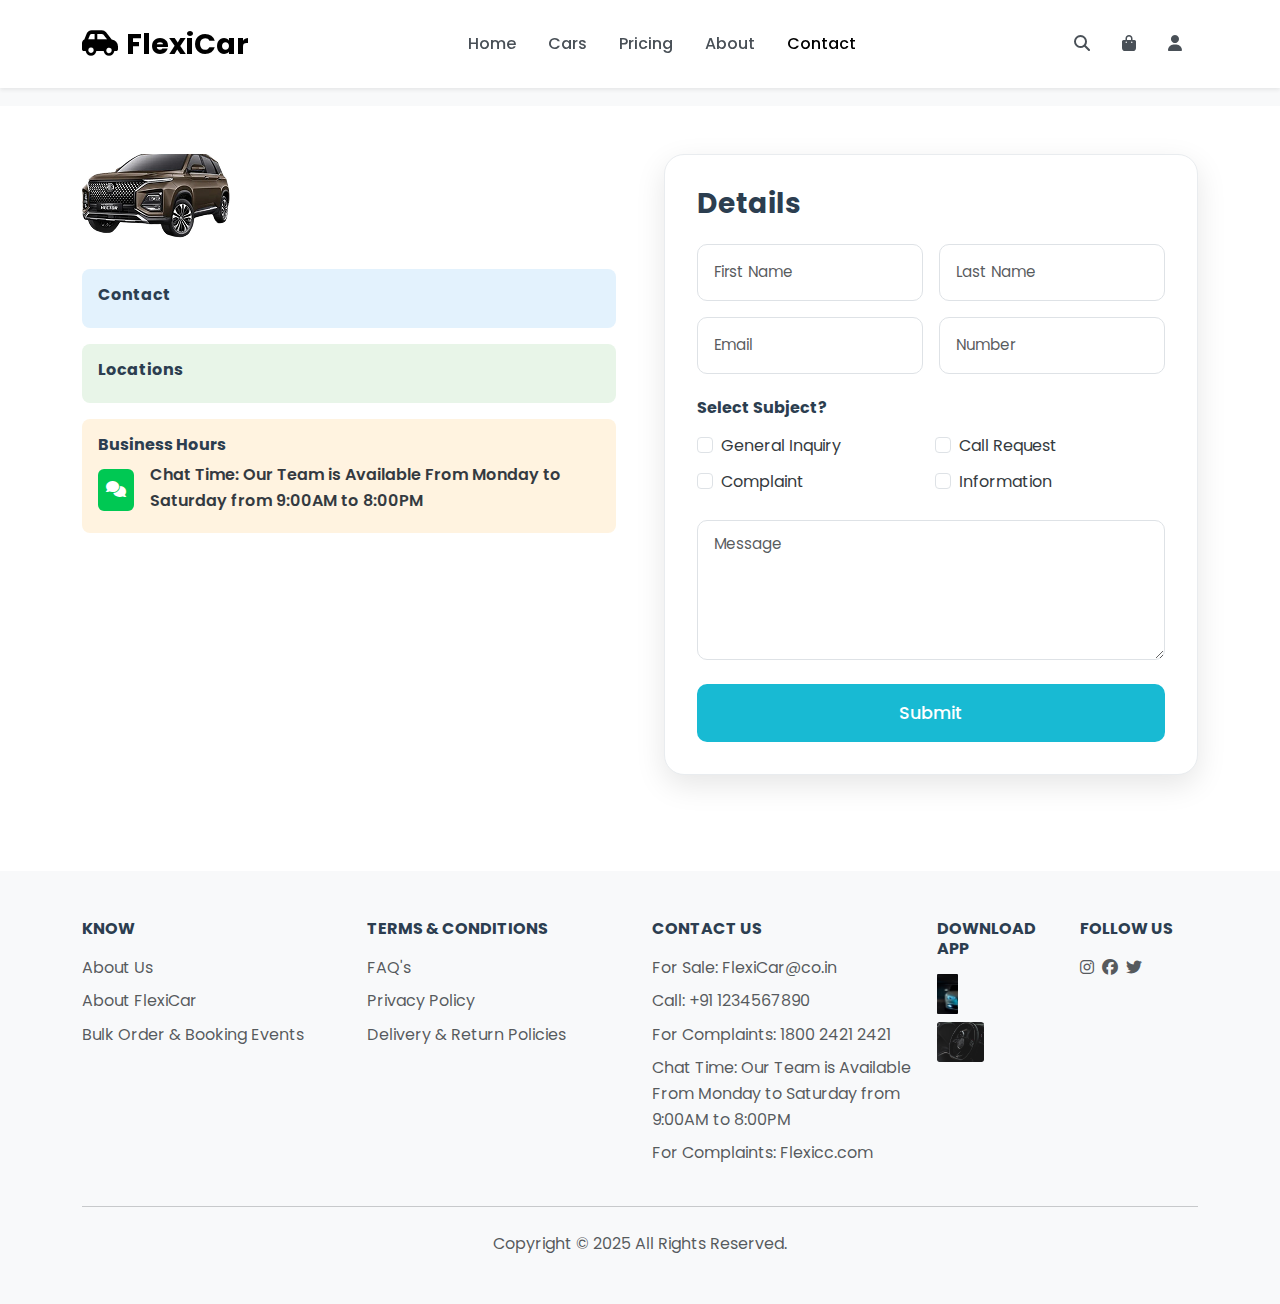
<file: contact.html>
<!DOCTYPE html>
<html lang="en">
<head>
    <meta charset="UTF-8">
    <meta name="viewport" content="width=device-width, initial-scale=1.0">
    <title>Contact Us - FlexiCars</title>
    
    <!-- Bootstrap CSS -->
    <link href="https://cdn.jsdelivr.net/npm/bootstrap@5.3.2/dist/css/bootstrap.min.css" rel="stylesheet">
    
    <!-- Google Fonts - Poppins -->
    <link href="https://fonts.googleapis.com/css2?family=Poppins:wght@300;400;500;600;700&display=swap" rel="stylesheet">
    
    <!-- Font Awesome Icons -->
    <link rel="stylesheet" href="https://cdnjs.cloudflare.com/ajax/libs/font-awesome/6.4.0/css/all.min.css">
    
    <!-- Custom CSS -->
    <link rel="stylesheet" href="css/style.css">
</head>
<body>
    <!-- Navigation -->
    <nav class="navbar navbar-expand-lg navbar-light bg-white shadow-sm fixed-top">
        <div class="container">
            <a class="navbar-brand fw-bold" href="index.html">
                <i class="fas fa-car-side me-2"></i>FlexiCar
            </a>
            
            <button class="navbar-toggler" type="button" data-bs-toggle="collapse" data-bs-target="#navbarNav">
                <span class="navbar-toggler-icon"></span>
            </button>
            
            <div class="collapse navbar-collapse" id="navbarNav">
                <ul class="navbar-nav mx-auto">
                    <li class="nav-item">
                        <a class="nav-link" href="index.html">Home</a>
                    </li>
                    <li class="nav-item">
                        <a class="nav-link" href="cars.html">Cars</a>
                    </li>
                    <li class="nav-item">
                        <a class="nav-link" href="pricing.html">Pricing</a>
                    </li>
                    <li class="nav-item">
                        <a class="nav-link" href="about.html">About</a>
                    </li>
                    <li class="nav-item">
                        <a class="nav-link active" href="contact.html">Contact</a>
                    </li>
                </ul>
                <div class="navbar-nav">
                    <a class="nav-link" href="#" title="Search">
                        <i class="fas fa-search"></i>
                    </a>
                    <a class="nav-link" href="#" title="Cart">
                        <i class="fas fa-shopping-bag"></i>
                    </a>
                    <a class="nav-link" href="#" title="Profile">
                        <i class="fas fa-user"></i>
                    </a>
                </div>
            </div>
        </div>
    </nav>

    <!-- Breadcrumb -->
    <section class="breadcrumb-section py-3 mt-5" style="background-color: #f8f9fa;">
        <div class="container">
            <nav aria-label="breadcrumb">
                <ol class="breadcrumb mb-0">
                    <li class="breadcrumb-item"><a href="index.html" class="text-decoration-none">Home</a></li>
                    <li class="breadcrumb-item active" aria-current="page">Contact Us</li>
                </ol>
            </nav>
        </div>
    </section>

    <!-- Contact Section -->
    <section class="contact-section py-5">
        <div class="container">
            <div class="row g-5">
                <!-- Contact Image & Info -->
                <div class="col-lg-6">
                    <div class="contact-image-container mb-4">
                        <img src="assets/images/b6vno0b_1636739 1 1.png" alt="Customer Service Representative" class="img-fluid rounded-3">
                    </div>
                    
                    <!-- Contact Info Cards -->
                    <div class="contact-info-cards">
                        <div class="info-card mb-3 p-3 rounded-3" style="background-color: #e3f2fd;">
                            <h6 class="fw-bold mb-2">Contact</h6>
                        </div>
                        <div class="info-card mb-3 p-3 rounded-3" style="background-color: #e8f5e8;">
                            <h6 class="fw-bold mb-2">Locations</h6>
                        </div>
                        <div class="info-card mb-3 p-3 rounded-3" style="background-color: #fff3e0;">
                            <h6 class="fw-bold mb-2">Business Hours</h6>
                            <div class="d-flex align-items-center">
                                <div class="chat-icon me-3 p-2 rounded" style="background-color: #00c853;">
                                    <i class="fas fa-comments text-white"></i>
                                </div>
                                <div>
                                    <p class="mb-1 fw-semibold">Chat Time: Our Team is Available From Monday to Saturday from 9:00AM to 8:00PM</p>
                                </div>
                            </div>
                        </div>
                    </div>
                </div>

                <!-- Contact Form -->
                <div class="col-lg-6">
                    <div class="contact-form-container">
                        <h3 class="mb-4 fw-bold">Details</h3>
                        <form class="contact-form">
                            <div class="row g-3 mb-3">
                                <div class="col-md-6">
                                    <input type="text" class="form-control py-3" placeholder="First Name" required>
                                </div>
                                <div class="col-md-6">
                                    <input type="text" class="form-control py-3" placeholder="Last Name" required>
                                </div>
                            </div>
                            
                            <div class="row g-3 mb-4">
                                <div class="col-md-6">
                                    <input type="email" class="form-control py-3" placeholder="Email" required>
                                </div>
                                <div class="col-md-6">
                                    <input type="tel" class="form-control py-3" placeholder="Number" required>
                                </div>
                            </div>

                            <div class="mb-4">
                                <h6 class="fw-bold mb-3">Select Subject?</h6>
                                <div class="row g-2">
                                    <div class="col-md-6">
                                        <div class="form-check">
                                            <input class="form-check-input" type="checkbox" id="generalInquiry">
                                            <label class="form-check-label" for="generalInquiry">
                                                General Inquiry
                                            </label>
                                        </div>
                                    </div>
                                    <div class="col-md-6">
                                        <div class="form-check">
                                            <input class="form-check-input" type="checkbox" id="callRequest">
                                            <label class="form-check-label" for="callRequest">
                                                Call Request
                                            </label>
                                        </div>
                                    </div>
                                    <div class="col-md-6">
                                        <div class="form-check">
                                            <input class="form-check-input" type="checkbox" id="complaint">
                                            <label class="form-check-label" for="complaint">
                                                Complaint
                                            </label>
                                        </div>
                                    </div>
                                    <div class="col-md-6">
                                        <div class="form-check">
                                            <input class="form-check-input" type="checkbox" id="information">
                                            <label class="form-check-label" for="information">
                                                Information
                                            </label>
                                        </div>
                                    </div>
                                </div>
                            </div>

                            <div class="mb-4">
                                <textarea class="form-control" rows="5" placeholder="Message" required></textarea>
                            </div>

                            <button type="submit" class="btn btn-primary btn-lg w-100 py-3" style="background-color: #18BAD3; border-color: #18BAD3;">
                                Submit
                            </button>
                        </form>
                    </div>
                </div>
            </div>
        </div>
    </section>

    <!-- Footer -->
    <footer class="bg-light py-5 mt-5">
        <div class="container">
            <div class="row g-4">
                <div class="col-lg-3">
                    <h6 class="fw-bold mb-3">KNOW</h6>
                    <ul class="list-unstyled">
                        <li class="mb-2"><a href="about.html" class="text-decoration-none text-muted">About Us</a></li>
                        <li class="mb-2"><a href="#" class="text-decoration-none text-muted">About FlexiCar</a></li>
                        <li class="mb-2"><a href="#" class="text-decoration-none text-muted">Bulk Order & Booking Events</a></li>
                    </ul>
                </div>
                <div class="col-lg-3">
                    <h6 class="fw-bold mb-3">TERMS & CONDITIONS</h6>
                    <ul class="list-unstyled">
                        <li class="mb-2"><a href="#" class="text-decoration-none text-muted">FAQ's</a></li>
                        <li class="mb-2"><a href="#" class="text-decoration-none text-muted">Privacy Policy</a></li>
                        <li class="mb-2"><a href="#" class="text-decoration-none text-muted">Delivery & Return Policies</a></li>
                    </ul>
                </div>
                <div class="col-lg-3">
                    <h6 class="fw-bold mb-3">CONTACT US</h6>
                    <ul class="list-unstyled">
                        <li class="mb-2 text-muted">For Sale: FlexiCar@co.in</li>
                        <li class="mb-2 text-muted">Call: +91 1234567890</li>
                        <li class="mb-2 text-muted">For Complaints: 1800 2421 2421</li>
                        <li class="mb-2 text-muted">Chat Time: Our Team is Available From Monday to Saturday from 9:00AM to 8:00PM</li>
                        <li class="mb-2 text-muted">For Complaints: Flexicc.com</li>
                    </ul>
                </div>
                <div class="col-lg-3">
                    <div class="row">
                        <div class="col-6">
                            <h6 class="fw-bold mb-3">DOWNLOAD APP</h6>
                            <div class="mb-2">
                                <img src="assets/images/Frame 427319046.png" alt="Download on App Store" class="img-fluid" style="max-height: 40px;">
                            </div>
                            <div class="mb-2">
                                <img src="assets/images/Frame 427319048.png" alt="Get it on Google Play" class="img-fluid" style="max-height: 40px;">
                            </div>
                        </div>
                        <div class="col-6">
                            <h6 class="fw-bold mb-3">FOLLOW US</h6>
                            <div class="d-flex gap-2">
                                <a href="#" class="text-muted"><i class="fab fa-instagram"></i></a>
                                <a href="#" class="text-muted"><i class="fab fa-facebook"></i></a>
                                <a href="#" class="text-muted"><i class="fab fa-twitter"></i></a>
                            </div>
                        </div>
                    </div>
                </div>
            </div>
            <hr class="my-4">
            <div class="text-center">
                <p class="text-muted mb-0">Copyright © 2025 All Rights Reserved.</p>
            </div>
        </div>
    </footer>

    <!-- Bootstrap JS -->
    <script src="https://cdn.jsdelivr.net/npm/bootstrap@5.3.2/dist/js/bootstrap.bundle.min.js"></script>
    <!-- Custom JS -->
    <script src="js/main.js"></script>
</body>
</html>
</file>
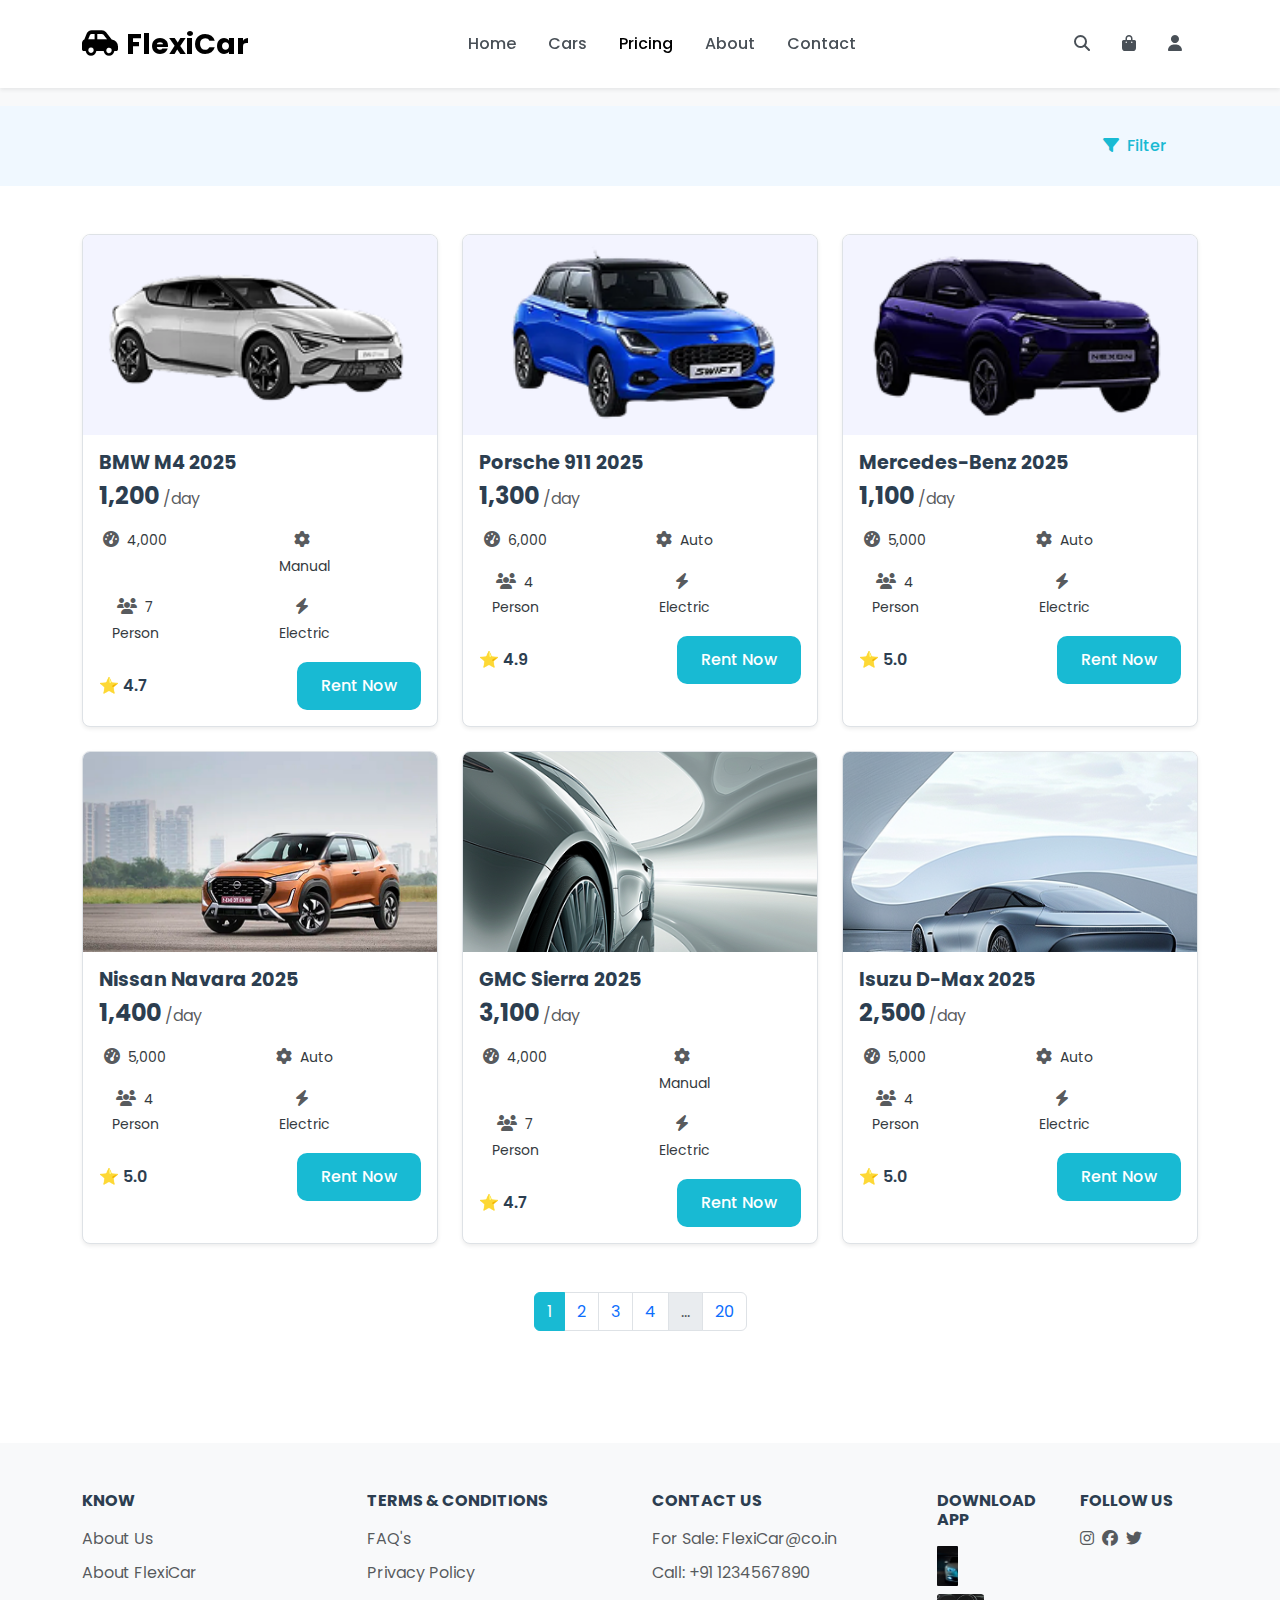
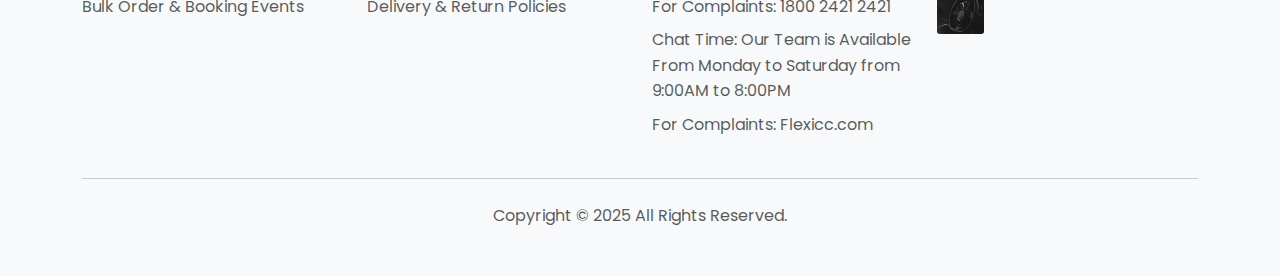
<file: pricing.html>
<!DOCTYPE html>
<html lang="en">
<head>
    <meta charset="UTF-8">
    <meta name="viewport" content="width=device-width, initial-scale=1.0">
    <title>Pricing - FlexiCars</title>
    
    <!-- Bootstrap CSS -->
    <link href="https://cdn.jsdelivr.net/npm/bootstrap@5.3.2/dist/css/bootstrap.min.css" rel="stylesheet">
    
    <!-- Google Fonts - Poppins -->
    <link href="https://fonts.googleapis.com/css2?family=Poppins:wght@300;400;500;600;700&display=swap" rel="stylesheet">
    
    <!-- Font Awesome Icons -->
    <link rel="stylesheet" href="https://cdnjs.cloudflare.com/ajax/libs/font-awesome/6.4.0/css/all.min.css">
    
    <!-- Custom CSS -->
    <link rel="stylesheet" href="css/style.css">
</head>
<body>
    <!-- Navigation -->
    <nav class="navbar navbar-expand-lg navbar-light bg-white shadow-sm fixed-top">
        <div class="container">
            <a class="navbar-brand fw-bold" href="index.html">
                <i class="fas fa-car-side me-2"></i>FlexiCar
            </a>
            
            <button class="navbar-toggler" type="button" data-bs-toggle="collapse" data-bs-target="#navbarNav">
                <span class="navbar-toggler-icon"></span>
            </button>
            
            <div class="collapse navbar-collapse" id="navbarNav">
                <ul class="navbar-nav mx-auto">
                    <li class="nav-item">
                        <a class="nav-link" href="index.html">Home</a>
                    </li>
                    <li class="nav-item">
                        <a class="nav-link" href="cars.html">Cars</a>
                    </li>
                    <li class="nav-item">
                        <a class="nav-link active" href="pricing.html">Pricing</a>
                    </li>
                    <li class="nav-item">
                        <a class="nav-link" href="about.html">About</a>
                    </li>
                    <li class="nav-item">
                        <a class="nav-link" href="contact.html">Contact</a>
                    </li>
                </ul>
                <div class="navbar-nav">
                    <a class="nav-link" href="#" title="Search">
                        <i class="fas fa-search"></i>
                    </a>
                    <a class="nav-link" href="#" title="Cart">
                        <i class="fas fa-shopping-bag"></i>
                    </a>
                    <a class="nav-link" href="#" title="Profile">
                        <i class="fas fa-user"></i>
                    </a>
                </div>
            </div>
        </div>
    </nav>

    <!-- Breadcrumb -->
    <section class="breadcrumb-section py-3 mt-5" style="background-color: #f8f9fa;">
        <div class="container">
            <nav aria-label="breadcrumb">
                <ol class="breadcrumb mb-0">
                    <li class="breadcrumb-item"><a href="index.html" class="text-decoration-none">Home</a></li>
                    <li class="breadcrumb-item active" aria-current="page">Price Drop</li>
                </ol>
            </nav>
        </div>
    </section>

    <!-- Filter Section -->
    <section class="filter-section py-3" style="background-color: #f0f8ff;">
        <div class="container">
            <div class="text-end">
                <button class="btn btn-outline-primary">
                    <i class="fas fa-filter me-2"></i>Filter
                </button>
            </div>
        </div>
    </section>

    <!-- Cars Grid -->
    <section class="cars-grid py-5">
        <div class="container">
            <div class="row g-4">
                <!-- Car Card 1 -->
                <div class="col-lg-4 col-md-6">
                    <div class="car-card h-100 border rounded-3 overflow-hidden shadow-sm">
                        <div class="car-image position-relative">
                            <img src="assets/images/ev6-right-front-three-quarter 1.png" alt="BMW M4 2025" class="img-fluid">
                        </div>
                        <div class="card-body p-3">
                            <h5 class="car-name fw-bold mb-2">BMW M4 2025</h5>
                            <div class="car-price mb-3">
                                <span class="price h4 fw-bold">1,200</span>
                                <span class="period text-muted">/day</span>
                            </div>
                            <div class="car-specs row g-2 mb-3">
                                <div class="col-6 text-center">
                                    <i class="fas fa-tachometer-alt text-muted me-1"></i>
                                    <small>4,000</small>
                                </div>
                                <div class="col-6 text-center">
                                    <i class="fas fa-cog text-muted me-1"></i>
                                    <small>Manual</small>
                                </div>
                                <div class="col-6 text-center">
                                    <i class="fas fa-users text-muted me-1"></i>
                                    <small>7 Person</small>
                                </div>
                                <div class="col-6 text-center">
                                    <i class="fas fa-bolt text-muted me-1"></i>
                                    <small>Electric</small>
                                </div>
                            </div>
                            <div class="d-flex align-items-center justify-content-between">
                                <div class="rating">
                                    <span class="text-warning">⭐</span>
                                    <span class="rating-value fw-semibold">4.7</span>
                                </div>
                                <button class="btn btn-primary px-4" style="background-color: #18BAD3; border-color: #18BAD3;">Rent Now</button>
                            </div>
                        </div>
                    </div>
                </div>

                <!-- Car Card 2 -->
                <div class="col-lg-4 col-md-6">
                    <div class="car-card h-100 border rounded-3 overflow-hidden shadow-sm">
                        <div class="car-image position-relative">
                            <img src="assets/images/swift-right-front-three-quarter 2.png" alt="Porsche 911 2025" class="img-fluid">
                        </div>
                        <div class="card-body p-3">
                            <h5 class="car-name fw-bold mb-2">Porsche 911 2025</h5>
                            <div class="car-price mb-3">
                                <span class="price h4 fw-bold">1,300</span>
                                <span class="period text-muted">/day</span>
                            </div>
                            <div class="car-specs row g-2 mb-3">
                                <div class="col-6 text-center">
                                    <i class="fas fa-tachometer-alt text-muted me-1"></i>
                                    <small>6,000</small>
                                </div>
                                <div class="col-6 text-center">
                                    <i class="fas fa-cog text-muted me-1"></i>
                                    <small>Auto</small>
                                </div>
                                <div class="col-6 text-center">
                                    <i class="fas fa-users text-muted me-1"></i>
                                    <small>4 Person</small>
                                </div>
                                <div class="col-6 text-center">
                                    <i class="fas fa-bolt text-muted me-1"></i>
                                    <small>Electric</small>
                                </div>
                            </div>
                            <div class="d-flex align-items-center justify-content-between">
                                <div class="rating">
                                    <span class="text-warning">⭐</span>
                                    <span class="rating-value fw-semibold">4.9</span>
                                </div>
                                <button class="btn btn-primary px-4" style="background-color: #18BAD3; border-color: #18BAD3;">Rent Now</button>
                            </div>
                        </div>
                    </div>
                </div>

                <!-- Car Card 3 -->
                <div class="col-lg-4 col-md-6">
                    <div class="car-card h-100 border rounded-3 overflow-hidden shadow-sm">
                        <div class="car-image position-relative">
                            <img src="assets/images/nexon-facelift-right-front-three-quarter-2 1.png" alt="Mercedes-Benz 2025" class="img-fluid">
                        </div>
                        <div class="card-body p-3">
                            <h5 class="car-name fw-bold mb-2">Mercedes-Benz 2025</h5>
                            <div class="car-price mb-3">
                                <span class="price h4 fw-bold">1,100</span>
                                <span class="period text-muted">/day</span>
                            </div>
                            <div class="car-specs row g-2 mb-3">
                                <div class="col-6 text-center">
                                    <i class="fas fa-tachometer-alt text-muted me-1"></i>
                                    <small>5,000</small>
                                </div>
                                <div class="col-6 text-center">
                                    <i class="fas fa-cog text-muted me-1"></i>
                                    <small>Auto</small>
                                </div>
                                <div class="col-6 text-center">
                                    <i class="fas fa-users text-muted me-1"></i>
                                    <small>4 Person</small>
                                </div>
                                <div class="col-6 text-center">
                                    <i class="fas fa-bolt text-muted me-1"></i>
                                    <small>Electric</small>
                                </div>
                            </div>
                            <div class="d-flex align-items-center justify-content-between">
                                <div class="rating">
                                    <span class="text-warning">⭐</span>
                                    <span class="rating-value fw-semibold">5.0</span>
                                </div>
                                <button class="btn btn-primary px-4" style="background-color: #18BAD3; border-color: #18BAD3;">Rent Now</button>
                            </div>
                        </div>
                    </div>
                </div>

                <!-- Car Card 4 -->
                <div class="col-lg-4 col-md-6">
                    <div class="car-card h-100 border rounded-3 overflow-hidden shadow-sm">
                        <div class="car-image position-relative">
                            <img src="assets/images/magnite-exterior-right-front-three-quarter-26 1.png" alt="Nissan Navara 2025" class="img-fluid">
                        </div>
                        <div class="card-body p-3">
                            <h5 class="car-name fw-bold mb-2">Nissan Navara 2025</h5>
                            <div class="car-price mb-3">
                                <span class="price h4 fw-bold">1,400</span>
                                <span class="period text-muted">/day</span>
                            </div>
                            <div class="car-specs row g-2 mb-3">
                                <div class="col-6 text-center">
                                    <i class="fas fa-tachometer-alt text-muted me-1"></i>
                                    <small>5,000</small>
                                </div>
                                <div class="col-6 text-center">
                                    <i class="fas fa-cog text-muted me-1"></i>
                                    <small>Auto</small>
                                </div>
                                <div class="col-6 text-center">
                                    <i class="fas fa-users text-muted me-1"></i>
                                    <small>4 Person</small>
                                </div>
                                <div class="col-6 text-center">
                                    <i class="fas fa-bolt text-muted me-1"></i>
                                    <small>Electric</small>
                                </div>
                            </div>
                            <div class="d-flex align-items-center justify-content-between">
                                <div class="rating">
                                    <span class="text-warning">⭐</span>
                                    <span class="rating-value fw-semibold">5.0</span>
                                </div>
                                <button class="btn btn-primary px-4" style="background-color: #18BAD3; border-color: #18BAD3;">Rent Now</button>
                            </div>
                        </div>
                    </div>
                </div>

                <!-- Car Card 5 -->
                <div class="col-lg-4 col-md-6">
                    <div class="car-card h-100 border rounded-3 overflow-hidden shadow-sm">
                        <div class="car-image position-relative">
                            <img src="assets/images/Rectangle-1.png" alt="GMC Sierra 2025" class="img-fluid">
                        </div>
                        <div class="card-body p-3">
                            <h5 class="car-name fw-bold mb-2">GMC Sierra 2025</h5>
                            <div class="car-price mb-3">
                                <span class="price h4 fw-bold">3,100</span>
                                <span class="period text-muted">/day</span>
                            </div>
                            <div class="car-specs row g-2 mb-3">
                                <div class="col-6 text-center">
                                    <i class="fas fa-tachometer-alt text-muted me-1"></i>
                                    <small>4,000</small>
                                </div>
                                <div class="col-6 text-center">
                                    <i class="fas fa-cog text-muted me-1"></i>
                                    <small>Manual</small>
                                </div>
                                <div class="col-6 text-center">
                                    <i class="fas fa-users text-muted me-1"></i>
                                    <small>7 Person</small>
                                </div>
                                <div class="col-6 text-center">
                                    <i class="fas fa-bolt text-muted me-1"></i>
                                    <small>Electric</small>
                                </div>
                            </div>
                            <div class="d-flex align-items-center justify-content-between">
                                <div class="rating">
                                    <span class="text-warning">⭐</span>
                                    <span class="rating-value fw-semibold">4.7</span>
                                </div>
                                <button class="btn btn-primary px-4" style="background-color: #18BAD3; border-color: #18BAD3;">Rent Now</button>
                            </div>
                        </div>
                    </div>
                </div>

                <!-- Car Card 6 -->
                <div class="col-lg-4 col-md-6">
                    <div class="car-card h-100 border rounded-3 overflow-hidden shadow-sm">
                        <div class="car-image position-relative">
                            <img src="assets/images/Rectangle-2.png" alt="Isuzu D-Max 2025" class="img-fluid">
                        </div>
                        <div class="card-body p-3">
                            <h5 class="car-name fw-bold mb-2">Isuzu D-Max 2025</h5>
                            <div class="car-price mb-3">
                                <span class="price h4 fw-bold">2,500</span>
                                <span class="period text-muted">/day</span>
                            </div>
                            <div class="car-specs row g-2 mb-3">
                                <div class="col-6 text-center">
                                    <i class="fas fa-tachometer-alt text-muted me-1"></i>
                                    <small>5,000</small>
                                </div>
                                <div class="col-6 text-center">
                                    <i class="fas fa-cog text-muted me-1"></i>
                                    <small>Auto</small>
                                </div>
                                <div class="col-6 text-center">
                                    <i class="fas fa-users text-muted me-1"></i>
                                    <small>4 Person</small>
                                </div>
                                <div class="col-6 text-center">
                                    <i class="fas fa-bolt text-muted me-1"></i>
                                    <small>Electric</small>
                                </div>
                            </div>
                            <div class="d-flex align-items-center justify-content-between">
                                <div class="rating">
                                    <span class="text-warning">⭐</span>
                                    <span class="rating-value fw-semibold">5.0</span>
                                </div>
                                <button class="btn btn-primary px-4" style="background-color: #18BAD3; border-color: #18BAD3;">Rent Now</button>
                            </div>
                        </div>
                    </div>
                </div>
            </div>

            <!-- Pagination -->
            <nav aria-label="Cars pagination" class="mt-5">
                <ul class="pagination justify-content-center">
                    <li class="page-item active">
                        <a class="page-link" href="#" style="background-color: #18BAD3; border-color: #18BAD3;">1</a>
                    </li>
                    <li class="page-item">
                        <a class="page-link" href="#">2</a>
                    </li>
                    <li class="page-item">
                        <a class="page-link" href="#">3</a>
                    </li>
                    <li class="page-item">
                        <a class="page-link" href="#">4</a>
                    </li>
                    <li class="page-item disabled">
                        <span class="page-link">...</span>
                    </li>
                    <li class="page-item">
                        <a class="page-link" href="#">20</a>
                    </li>
                </ul>
            </nav>
        </div>
    </section>

    <!-- Footer -->
    <footer class="bg-light py-5 mt-5">
        <div class="container">
            <div class="row g-4">
                <div class="col-lg-3">
                    <h6 class="fw-bold mb-3">KNOW</h6>
                    <ul class="list-unstyled">
                        <li class="mb-2"><a href="about.html" class="text-decoration-none text-muted">About Us</a></li>
                        <li class="mb-2"><a href="#" class="text-decoration-none text-muted">About FlexiCar</a></li>
                        <li class="mb-2"><a href="#" class="text-decoration-none text-muted">Bulk Order & Booking Events</a></li>
                    </ul>
                </div>
                <div class="col-lg-3">
                    <h6 class="fw-bold mb-3">TERMS & CONDITIONS</h6>
                    <ul class="list-unstyled">
                        <li class="mb-2"><a href="#" class="text-decoration-none text-muted">FAQ's</a></li>
                        <li class="mb-2"><a href="#" class="text-decoration-none text-muted">Privacy Policy</a></li>
                        <li class="mb-2"><a href="#" class="text-decoration-none text-muted">Delivery & Return Policies</a></li>
                    </ul>
                </div>
                <div class="col-lg-3">
                    <h6 class="fw-bold mb-3">CONTACT US</h6>
                    <ul class="list-unstyled">
                        <li class="mb-2 text-muted">For Sale: FlexiCar@co.in</li>
                        <li class="mb-2 text-muted">Call: +91 1234567890</li>
                        <li class="mb-2 text-muted">For Complaints: 1800 2421 2421</li>
                        <li class="mb-2 text-muted">Chat Time: Our Team is Available From Monday to Saturday from 9:00AM to 8:00PM</li>
                        <li class="mb-2 text-muted">For Complaints: Flexicc.com</li>
                    </ul>
                </div>
                <div class="col-lg-3">
                    <div class="row">
                        <div class="col-6">
                            <h6 class="fw-bold mb-3">DOWNLOAD APP</h6>
                            <div class="mb-2">
                                <img src="assets/images/Frame 427319046.png" alt="Download on App Store" class="img-fluid" style="max-height: 40px;">
                            </div>
                            <div class="mb-2">
                                <img src="assets/images/Frame 427319048.png" alt="Get it on Google Play" class="img-fluid" style="max-height: 40px;">
                            </div>
                        </div>
                        <div class="col-6">
                            <h6 class="fw-bold mb-3">FOLLOW US</h6>
                            <div class="d-flex gap-2">
                                <a href="#" class="text-muted"><i class="fab fa-instagram"></i></a>
                                <a href="#" class="text-muted"><i class="fab fa-facebook"></i></a>
                                <a href="#" class="text-muted"><i class="fab fa-twitter"></i></a>
                            </div>
                        </div>
                    </div>
                </div>
            </div>
            <hr class="my-4">
            <div class="text-center">
                <p class="text-muted mb-0">Copyright © 2025 All Rights Reserved.</p>
            </div>
        </div>
    </footer>

    <!-- Bootstrap JS -->
    <script src="https://cdn.jsdelivr.net/npm/bootstrap@5.3.2/dist/js/bootstrap.bundle.min.js"></script>
    <!-- Custom JS -->
    <script src="js/main.js"></script>
</body>
</html>
</file>
<file: css/style.css>
/* Root Variables */
:root {
    --primary-color: #18BAD3;
    --secondary-color: #F3F4FF;
    --dark-color: #2c3e50;
    --light-color: #f8f9fa;
    --white: #ffffff;
    --gray-100: #f8f9fa;
    --gray-200: #e9ecef;
    --gray-300: #dee2e6;
    --gray-400: #ced4da;
    --gray-500: #adb5bd;
    --gray-600: #6c757d;
    --gray-700: #495057;
    --gray-800: #343a40;
    --gray-900: #212529;
}

/* Base Styles */
* {
    margin: 0;
    padding: 0;
    box-sizing: border-box;
}

body {
    font-family: 'Poppins', sans-serif;
    line-height: 1.6;
    color: var(--gray-800);
    background-color: var(--white);
}

/* Typography */
h1, h2, h3, h4, h5, h6 {
    font-weight: 600;
    color: var(--dark-color);
}

.hero-title {
    font-size: 3.5rem;
    font-weight: 700;
    color: var(--dark-color);
    line-height: 1.2;
}

.hero-subtitle {
    font-size: 1.2rem;
    color: var(--gray-600);
    font-weight: 400;
}

.section-title {
    font-size: 2.5rem;
    font-weight: 600;
    color: var(--dark-color);
    margin-bottom: 1rem;
}

.section-subtitle {
    font-size: 1.1rem;
    color: var(--gray-600);
    font-weight: 400;
}

.page-title {
    font-size: 3rem;
    font-weight: 700;
    color: var(--dark-color);
}

.page-subtitle {
    font-size: 1.2rem;
    color: var(--gray-600);
}

/* Navigation */
.navbar {
    padding: 1rem 0;
    transition: all 0.3s ease;
}

.navbar-brand {
    font-size: 1.8rem;
    font-weight: 700;
}

.nav-link {
    font-weight: 500;
    color: var(--gray-700);
    transition: color 0.3s ease;
    margin: 0 0.5rem;
}

.nav-link:hover,
.nav-link.active {
    color: var(--primary-color);
}

/* Buttons */
.btn {
    border-radius: 10px;
    font-weight: 500;
    padding: 0.75rem 2rem;
    transition: all 0.3s ease;
    border: none;
}

.btn-primary {
    background-color: var(--primary-color);
    border-color: var(--primary-color);
    color: var(--white);
}

.btn-primary:hover {
    background-color: #16a5bb;
    border-color: #16a5bb;
    transform: translateY(-2px);
    box-shadow: 0 5px 15px rgba(24, 186, 211, 0.3);
}

.btn-outline-primary {
    color: var(--primary-color);
    border-color: var(--primary-color);
}

.btn-outline-primary:hover {
    background-color: var(--primary-color);
    border-color: var(--primary-color);
    color: var(--white);
    transform: translateY(-2px);
}

.btn-lg {
    padding: 1rem 2.5rem;
    font-size: 1.1rem;
}

/* Hero Section */
.hero-section {
    background: linear-gradient(135deg, var(--secondary-color) 0%, var(--white) 100%);
    min-height: 100vh;
    display: flex;
    align-items: center;
}

.hero-image {
    position: relative;
}

.car-display {
    position: relative;
    z-index: 2;
}

.car-display::before {
    content: '';
    position: absolute;
    top: 50%;
    left: 50%;
    transform: translate(-50%, -50%);
    width: 120%;
    height: 120%;
    background: linear-gradient(45deg, var(--primary-color), transparent);
    border-radius: 50%;
    opacity: 0.1;
    z-index: -1;
}

/* Feature Cards */
.feature-card {
    background: rgba(255, 255, 255, 0.9);
    backdrop-filter: blur(10px);
    border-radius: 15px;
    padding: 1.5rem;
    box-shadow: 0 5px 20px rgba(0, 0, 0, 0.1);
    transition: transform 0.3s ease;
    border: 1px solid rgba(24, 186, 211, 0.1);
}

.feature-card:hover {
    transform: translateY(-5px);
}

.feature-icon {
    width: 50px;
    height: 50px;
    background: var(--primary-color);
    border-radius: 10px;
    display: flex;
    align-items: center;
    justify-content: center;
    margin-bottom: 1rem;
}

.feature-icon i {
    color: var(--white);
    font-size: 1.2rem;
}

.feature-title {
    font-size: 0.9rem;
    font-weight: 600;
    color: var(--gray-600);
    margin-bottom: 0.25rem;
}

.feature-type {
    font-size: 1.1rem;
    font-weight: 600;
    color: var(--dark-color);
    margin-bottom: 0.5rem;
}

.feature-desc {
    font-size: 0.85rem;
    color: var(--gray-600);
    margin-bottom: 0;
}

/* Search Section */
.search-section {
    background: var(--white);
    box-shadow: 0 -5px 20px rgba(0, 0, 0, 0.1);
    z-index: 10;
    position: relative;
}

.search-form-container {
    background: var(--white);
    border-radius: 20px;
    padding: 2rem;
    box-shadow: 0 10px 30px rgba(0, 0, 0, 0.1);
    border: 1px solid var(--gray-200);
}

.form-label {
    font-weight: 600;
    color: var(--gray-700);
    margin-bottom: 0.5rem;
}

.form-control {
    border-radius: 10px;
    border: 1px solid var(--gray-300);
    padding: 0.75rem 1rem;
    font-size: 0.95rem;
    transition: border-color 0.3s ease;
}

.form-control:focus {
    border-color: var(--primary-color);
    box-shadow: 0 0 0 0.2rem rgba(24, 186, 211, 0.25);
}

.input-group-text {
    background-color: var(--secondary-color);
    border: 1px solid var(--gray-300);
    border-radius: 10px 0 0 10px;
    color: var(--primary-color);
}

/* Brand Cards */
.brands-section {
    padding: 5rem 0;
}

.brand-card {
    background: var(--white);
    border-radius: 15px;
    overflow: hidden;
    box-shadow: 0 5px 20px rgba(0, 0, 0, 0.1);
    transition: transform 0.3s ease;
    border: 1px solid var(--gray-200);
}

.brand-card:hover {
    transform: translateY(-10px);
    box-shadow: 0 15px 40px rgba(0, 0, 0, 0.15);
}

.brand-image {
    height: 120px;
    overflow: hidden;
}

.brand-image img {
    width: 100%;
    height: 100%;
    object-fit: cover;
}

.brand-logo {
    padding: 1rem;
    text-align: center;
    background: var(--white);
    min-height: 60px;
    display: flex;
    align-items: center;
    justify-content: center;
}

.brand-logo i {
    font-size: 1.5rem;
    color: var(--gray-600);
}

.brand-text {
    font-weight: 600;
    color: var(--gray-600);
    font-size: 0.9rem;
}

/* Category Cards */
.categories-section {
    padding: 5rem 0;
    background: var(--white);
}

.category-card {
    background: var(--white);
    border-radius: 20px;
    overflow: hidden;
    box-shadow: 0 8px 25px rgba(0, 0, 0, 0.1);
    transition: all 0.3s ease;
    border: 1px solid var(--gray-200);
    text-align: center;
}

.category-card:hover {
    transform: translateY(-10px);
    box-shadow: 0 20px 40px rgba(0, 0, 0, 0.15);
}

.category-image {
    height: 200px;
    overflow: hidden;
    background: var(--secondary-color);
}

.category-image img {
    width: 100%;
    height: 100%;
    object-fit: cover;
}

.category-title {
    padding: 1.5rem;
    margin: 0;
    font-size: 1.3rem;
    font-weight: 600;
    color: var(--dark-color);
}

/* Car Cards */
.popular-cars-section {
    padding: 5rem 0;
}

.car-card {
    background: var(--white);
    border-radius: 20px;
    overflow: hidden;
    box-shadow: 0 10px 30px rgba(0, 0, 0, 0.1);
    transition: all 0.3s ease;
    border: 1px solid var(--gray-200);
}

.car-card:hover {
    transform: translateY(-10px);
    box-shadow: 0 20px 50px rgba(0, 0, 0, 0.15);
}

.car-image {
    height: 200px;
    overflow: hidden;
    background: var(--secondary-color);
}

.car-image img {
    width: 100%;
    height: 100%;
    object-fit: cover;
}

.car-details {
    padding: 1.5rem;
}

.car-name {
    font-size: 1.2rem;
    font-weight: 600;
    color: var(--dark-color);
    margin-bottom: 1rem;
}

.car-price {
    margin-bottom: 1rem;
}

.price {
    font-size: 1.5rem;
    font-weight: 700;
    color: var(--dark-color);
}

.period {
    font-size: 0.9rem;
    color: var(--gray-600);
}

.car-specs {
    display: grid;
    grid-template-columns: 1fr 1fr;
    gap: 0.5rem;
    margin-bottom: 1rem;
}

.spec-item {
    display: flex;
    align-items: center;
    gap: 0.5rem;
    font-size: 0.85rem;
    color: var(--gray-600);
}

.spec-item i {
    color: var(--primary-color);
    width: 16px;
}

.car-rating {
    display: flex;
    align-items: center;
    gap: 0.5rem;
    margin-bottom: 1rem;
}

.rating-star {
    color: #ffc107;
    font-size: 1.2rem;
}

.rating-value {
    font-weight: 600;
    color: var(--dark-color);
}

/* Featured Cars */
.featured-cars-section {
    padding: 5rem 0;
}

.featured-car {
    margin-bottom: 4rem;
}

.featured-car-content {
    padding: 2rem 0;
}

.featured-car-title {
    font-size: 2.5rem;
    font-weight: 700;
    color: var(--dark-color);
    margin-bottom: 0.5rem;
}

.featured-car-subtitle {
    font-size: 1.2rem;
    color: var(--primary-color);
    font-weight: 600;
    margin-bottom: 1.5rem;
}

.featured-car-description {
    font-size: 1rem;
    color: var(--gray-600);
    line-height: 1.7;
    margin-bottom: 2rem;
}

.featured-car-images {
    display: flex;
    gap: 1rem;
}

.main-image {
    flex: 2;
}

.main-image img {
    width: 100%;
    height: 300px;
    object-fit: cover;
    border-radius: 15px;
    box-shadow: 0 10px 30px rgba(0, 0, 0, 0.1);
}

.detail-images {
    flex: 1;
    display: flex;
    flex-direction: column;
    gap: 1rem;
}

.detail-image img {
    width: 100%;
    height: 140px;
    object-fit: cover;
    border-radius: 15px;
    box-shadow: 0 5px 20px rgba(0, 0, 0, 0.1);
}

/* Brand Logos Section */
.brand-logos-section {
    padding: 3rem 0;
}

.brand-logo-item {
    padding: 1rem 2rem;
    font-size: 1.5rem;
    color: var(--gray-500);
    font-weight: 600;
}

.brand-logo-item i {
    font-size: 2rem;
}

/* Testimonials */
.testimonials-section {
    padding: 5rem 0;
    background: var(--white);
}

.testimonial-card {
    background: var(--white);
    border-radius: 20px;
    padding: 2rem;
    box-shadow: 0 10px 30px rgba(0, 0, 0, 0.1);
    border: 1px solid var(--gray-200);
    height: 100%;
}

.testimonial-content {
    margin-bottom: 2rem;
}

.testimonial-content p {
    font-style: italic;
    color: var(--gray-600);
    line-height: 1.6;
}

.testimonial-author {
    display: flex;
    align-items: center;
    gap: 1rem;
}

.author-avatar {
    width: 60px;
    height: 60px;
    border-radius: 50%;
    overflow: hidden;
}

.author-avatar img {
    width: 100%;
    height: 100%;
    object-fit: cover;
}

.author-name {
    font-weight: 600;
    color: var(--dark-color);
    margin-bottom: 0.25rem;
}

.rating-stars {
    color: #ffc107;
    font-size: 0.9rem;
}

.carousel-indicators {
    position: static;
    margin-top: 2rem;
}

.carousel-indicators button {
    width: 12px;
    height: 12px;
    border-radius: 50%;
    margin: 0 5px;
    background-color: var(--gray-400);
    border: none;
}

.carousel-indicators button.active {
    background-color: var(--primary-color);
}

/* Footer */
.footer {
    border-top: 1px solid var(--gray-200);
}

.footer-heading {
    font-weight: 600;
    color: var(--dark-color);
    margin-bottom: 1rem;
    font-size: 0.9rem;
    letter-spacing: 0.5px;
}

.footer-links {
    list-style: none;
    padding: 0;
}

.footer-links li {
    margin-bottom: 0.5rem;
}

.footer-links a {
    color: var(--gray-600);
    text-decoration: none;
    font-size: 0.9rem;
    transition: color 0.3s ease;
}

.footer-links a:hover {
    color: var(--primary-color);
}

.app-download-link img {
    height: 40px;
}

.social-links {
    display: flex;
    gap: 1rem;
}

.social-link {
    width: 40px;
    height: 40px;
    background: var(--gray-200);
    border-radius: 50%;
    display: flex;
    align-items: center;
    justify-content: center;
    color: var(--gray-600);
    text-decoration: none;
    transition: all 0.3s ease;
}

.social-link:hover {
    background: var(--primary-color);
    color: var(--white);
    transform: translateY(-2px);
}

.copyright {
    color: var(--gray-600);
    font-size: 0.9rem;
    margin: 0;
}

/* Page Specific Styles */
.page-header {
    background: linear-gradient(135deg, var(--secondary-color) 0%, var(--white) 100%);
    padding: 8rem 0 3rem;
}

/* Filters Section */
.filters-section {
    border-bottom: 1px solid var(--gray-200);
}

/* Pricing Cards */
.pricing-card {
    background: var(--white);
    border-radius: 20px;
    padding: 2rem;
    box-shadow: 0 10px 30px rgba(0, 0, 0, 0.1);
    border: 1px solid var(--gray-200);
    text-align: center;
    position: relative;
    transition: transform 0.3s ease;
    height: 100%;
}

.pricing-card:hover {
    transform: translateY(-10px);
}

.pricing-card.featured {
    border: 2px solid var(--primary-color);
    transform: scale(1.05);
}

.pricing-badge {
    position: absolute;
    top: -15px;
    left: 50%;
    transform: translateX(-50%);
    background: var(--primary-color);
    color: var(--white);
    padding: 0.5rem 1rem;
    border-radius: 20px;
    font-size: 0.85rem;
    font-weight: 600;
}

.pricing-header {
    margin-bottom: 2rem;
}

.pricing-title {
    font-size: 1.5rem;
    font-weight: 600;
    color: var(--dark-color);
    margin-bottom: 1rem;
}

.pricing-price {
    display: flex;
    align-items: baseline;
    justify-content: center;
    gap: 0.25rem;
}

.currency {
    font-size: 1.2rem;
    color: var(--gray-600);
}

.amount {
    font-size: 3rem;
    font-weight: 700;
    color: var(--dark-color);
}

.period {
    font-size: 1rem;
    color: var(--gray-600);
}

.pricing-features ul {
    list-style: none;
    padding: 0;
    text-align: left;
}

.pricing-features li {
    display: flex;
    align-items: center;
    gap: 0.75rem;
    padding: 0.5rem 0;
    color: var(--gray-600);
}

.pricing-features i {
    color: var(--primary-color);
    font-size: 0.9rem;
}

/* About Page */
.about-content {
    padding: 5rem 0;
}

.about-image img {
    box-shadow: 0 20px 40px rgba(0, 0, 0, 0.1);
}

.stats-grid {
    display: grid;
    grid-template-columns: repeat(2, 1fr);
    gap: 2rem;
    margin-top: 2rem;
}

.stat-item {
    text-align: center;
}

.stat-number {
    font-size: 2.5rem;
    font-weight: 700;
    color: var(--primary-color);
    margin-bottom: 0.5rem;
}

.stat-label {
    color: var(--gray-600);
    font-size: 0.9rem;
    margin: 0;
}

.mission-vision {
    padding: 5rem 0;
}

.content-card {
    background: var(--white);
    border-radius: 20px;
    padding: 2rem;
    box-shadow: 0 10px 30px rgba(0, 0, 0, 0.1);
    border: 1px solid var(--gray-200);
    text-align: center;
    height: 100%;
}

.card-icon {
    width: 80px;
    height: 80px;
    background: var(--primary-color);
    border-radius: 50%;
    display: flex;
    align-items: center;
    justify-content: center;
    margin: 0 auto 2rem;
}

.card-icon i {
    color: var(--white);
    font-size: 2rem;
}

.card-title {
    font-size: 1.5rem;
    font-weight: 600;
    color: var(--dark-color);
    margin-bottom: 1rem;
}

.card-text {
    color: var(--gray-600);
    line-height: 1.6;
}

/* Contact Page */
.contact-section {
    padding: 5rem 0;
}

.contact-form-container {
    background: var(--white);
    border-radius: 20px;
    padding: 2rem;
    box-shadow: 0 10px 30px rgba(0, 0, 0, 0.1);
    border: 1px solid var(--gray-200);
}

.contact-info {
    background: var(--secondary-color);
    border-radius: 20px;
    padding: 2rem;
    height: fit-content;
}

.contact-item {
    display: flex;
    align-items: flex-start;
    gap: 1rem;
    margin-bottom: 2rem;
}

.contact-icon {
    width: 50px;
    height: 50px;
    background: var(--primary-color);
    border-radius: 50%;
    display: flex;
    align-items: center;
    justify-content: center;
    flex-shrink: 0;
}

.contact-icon i {
    color: var(--white);
    font-size: 1.2rem;
}

.contact-details h5 {
    font-size: 1.1rem;
    font-weight: 600;
    color: var(--dark-color);
    margin-bottom: 0.5rem;
}

.contact-details p {
    color: var(--gray-600);
    margin: 0;
    line-height: 1.5;
}

/* Responsive Design */
@media (max-width: 1199.98px) {
    .hero-title {
        font-size: 3rem;
    }
    
    .section-title {
        font-size: 2.2rem;
    }
    
    .featured-car-title {
        font-size: 2rem;
    }
}

@media (max-width: 991.98px) {
    .hero-title {
        font-size: 2.5rem;
    }
    
    .section-title {
        font-size: 2rem;
    }
    
    .page-title {
        font-size: 2.5rem;
    }
    
    .featured-car-title {
        font-size: 1.8rem;
    }
    
    .featured-car-images {
        flex-direction: column;
    }
    
    .detail-images {
        flex-direction: row;
    }
    
    .stats-grid {
        grid-template-columns: repeat(2, 1fr);
        gap: 1.5rem;
    }
    
    .car-specs {
        grid-template-columns: 1fr;
    }
}

@media (max-width: 767.98px) {
    .hero-title {
        font-size: 2rem;
    }
    
    .section-title {
        font-size: 1.8rem;
    }
    
    .page-title {
        font-size: 2rem;
    }
    
    .feature-card {
        margin-bottom: 1rem;
    }
    
    .search-form-container {
        padding: 1.5rem;
    }
    
    .stats-grid {
        grid-template-columns: 1fr;
        gap: 1rem;
    }
    
    .brand-logos-section .row {
        flex-wrap: wrap;
        justify-content: center;
    }
    
    .brand-logo-item {
        padding: 0.5rem 1rem;
        font-size: 1.2rem;
    }
    
    .main-image img,
    .detail-image img {
        height: 200px;
    }
    
    .testimonial-author {
        flex-direction: column;
        text-align: center;
        gap: 0.5rem;
    }
    
    .contact-item {
        flex-direction: column;
        text-align: center;
        align-items: center;
    }
}

@media (max-width: 575.98px) {
    .hero-title {
        font-size: 1.8rem;
    }
    
    .section-title {
        font-size: 1.6rem;
    }
    
    .featured-car-content {
        padding: 1rem 0;
    }
    
    .featured-car-title {
        font-size: 1.5rem;
    }
    
    .pricing-card.featured {
        transform: none;
    }
    
    .brand-card {
        margin-bottom: 1rem;
    }
    
    .category-card {
        margin-bottom: 1rem;
    }
}

/* Animation Classes */
.fade-in {
    opacity: 0;
    transform: translateY(30px);
    transition: all 0.6s ease;
}

.fade-in.animate {
    opacity: 1;
    transform: translateY(0);
}

.slide-up {
    transform: translateY(50px);
    opacity: 0;
    transition: all 0.8s ease;
}

.slide-up.animate {
    transform: translateY(0);
    opacity: 1;
}

/* Loading States */
.loading {
    opacity: 0.6;
    pointer-events: none;
}

.spinner {
    display: inline-block;
    width: 20px;
    height: 20px;
    border: 2px solid var(--gray-300);
    border-radius: 50%;
    border-top-color: var(--primary-color);
    animation: spin 1s ease-in-out infinite;
}

@keyframes spin {
    to {
        transform: rotate(360deg);
    }
}

/* Utility Classes */
.text-primary {
    color: var(--primary-color) !important;
}

.bg-primary {
    background-color: var(--primary-color) !important;
}

.bg-secondary {
    background-color: var(--secondary-color) !important;
}

.border-primary {
    border-color: var(--primary-color) !important;
}

.shadow-primary {
    box-shadow: 0 10px 30px rgba(24, 186, 211, 0.2) !important;
}
</file>
